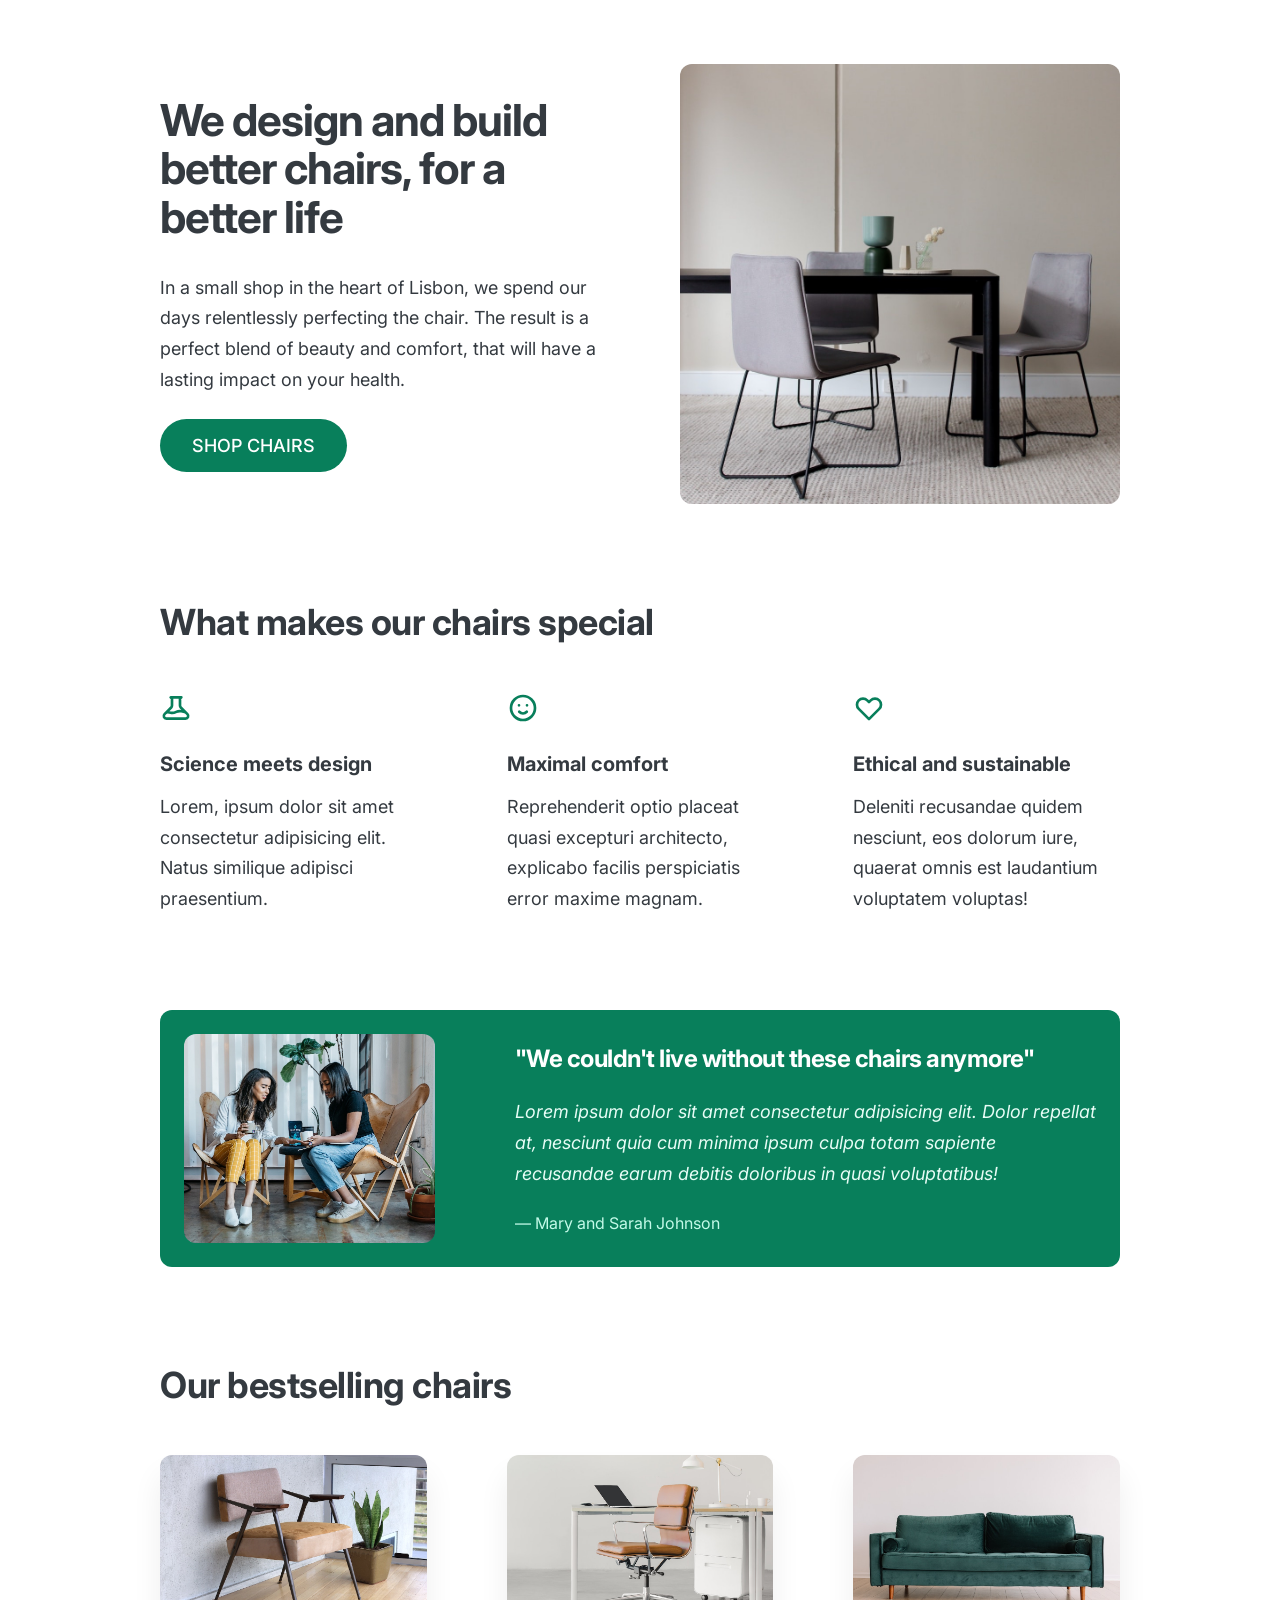
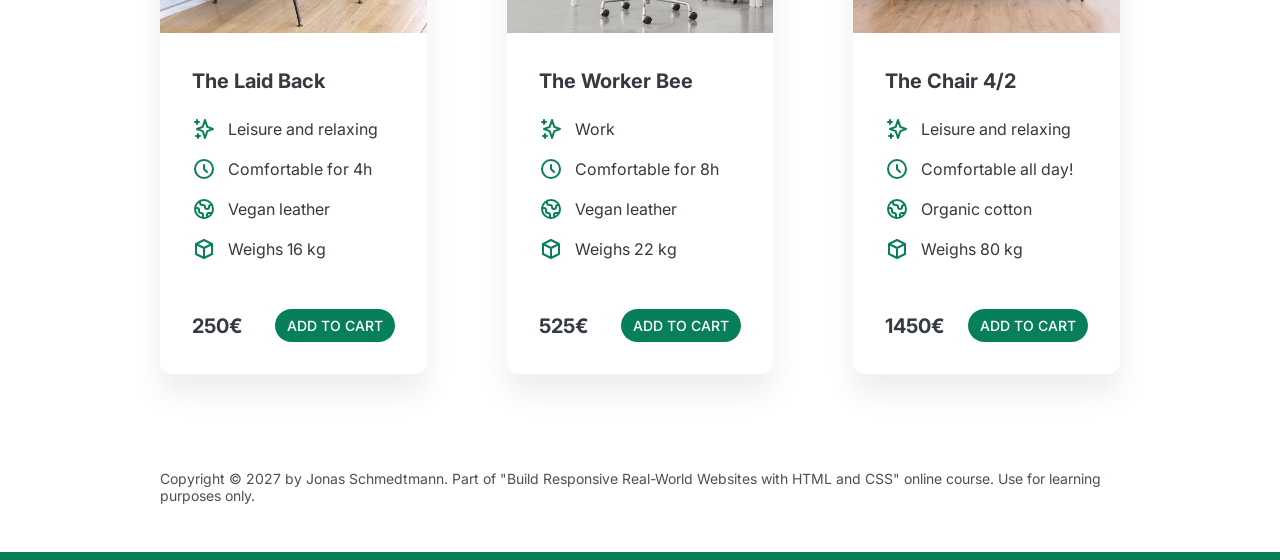
<file: 05-Design/index.html>
<!DOCTYPE html>
<html lang="en">
  <head>
    <meta charset="UTF-8" />
    <meta http-equiv="X-UA-Compatible" content="IE=edge" />
    <meta name="viewport" content="width=device-width, initial-scale=1.0" />

    <link rel="preconnect" href="https://fonts.googleapis.com" />
    <link rel="preconnect" href="https://fonts.gstatic.com" crossorigin />
    <link
      href="https://fonts.googleapis.com/css2?family=Inter:wght@400;500;700&display=swap"
      rel="stylesheet"
    />

    <link rel="stylesheet" href="style.css" />
    <title>Lisbon Chair Shop</title>
  </head>
  <body>
    <div class="container">
      <header>
        <div class="header-text-box">
          <h1>We design and build better chairs, for a better life</h1>
          <p class="header-text">
            In a small shop in the heart of Lisbon, we spend our days
            relentlessly perfecting the chair. The result is a perfect blend of
            beauty and comfort, that will have a lasting impact on your health.
          </p>
          <a class="btn btn--big" href="#">Shop chairs</a>
        </div>
        <img src="hero.jpg" alt="Photo" />
      </header>

      <section>
        <h2>What makes our chairs special</h2>
        <div class="grid-3-cols">
          <div>
            <svg
              xmlns="http://www.w3.org/2000/svg"
              class="features-icon"
              fill="none"
              viewBox="0 0 24 24"
              stroke="currentColor"
              stroke-width="2"
            >
              <path
                stroke-linecap="round"
                stroke-linejoin="round"
                d="M19.428 15.428a2 2 0 00-1.022-.547l-2.387-.477a6 6 0 00-3.86.517l-.318.158a6 6 0 01-3.86.517L6.05 15.21a2 2 0 00-1.806.547M8 4h8l-1 1v5.172a2 2 0 00.586 1.414l5 5c1.26 1.26.367 3.414-1.415 3.414H4.828c-1.782 0-2.674-2.154-1.414-3.414l5-5A2 2 0 009 10.172V5L8 4z"
              />
            </svg>
            <p class="features-title"><strong>Science meets design</strong></p>
            <p class="features-text">
              Lorem, ipsum dolor sit amet consectetur adipisicing elit. Natus
              similique adipisci praesentium.
            </p>
          </div>

          <div>
            <svg
              xmlns="http://www.w3.org/2000/svg"
              class="features-icon"
              fill="none"
              viewBox="0 0 24 24"
              stroke="currentColor"
              stroke-width="2"
            >
              <path
                stroke-linecap="round"
                stroke-linejoin="round"
                d="M14.828 14.828a4 4 0 01-5.656 0M9 10h.01M15 10h.01M21 12a9 9 0 11-18 0 9 9 0 0118 0z"
              />
            </svg>
            <p class="features-title">
              <strong>Maximal comfort</strong>
            </p>
            <p class="features-text">
              Reprehenderit optio placeat quasi excepturi architecto, explicabo
              facilis perspiciatis error maxime magnam.
            </p>
          </div>

          <div>
            <svg
              xmlns="http://www.w3.org/2000/svg"
              class="features-icon"
              fill="none"
              viewBox="0 0 24 24"
              stroke="currentColor"
              stroke-width="2"
            >
              <path
                stroke-linecap="round"
                stroke-linejoin="round"
                d="M4.318 6.318a4.5 4.5 0 000 6.364L12 20.364l7.682-7.682a4.5 4.5 0 00-6.364-6.364L12 7.636l-1.318-1.318a4.5 4.5 0 00-6.364 0z"
              />
            </svg>
            <p class="features-title">
              <strong>Ethical and sustainable</strong>
            </p>
            <p class="features-text">
              Deleniti recusandae quidem nesciunt, eos dolorum iure, quaerat
              omnis est laudantium voluptatem voluptas!
            </p>
          </div>
        </div>
      </section>

      <section class="testimonial-section">
        <div class="grid-3-cols">
          <img src="customers.jpg" alt="People sitting on chairs" />
          <div class="testimonial-box">
            <h2>"We couldn't live without these chairs anymore"</h2>
            <blockquote class="testimonial-text">
              Lorem ipsum dolor sit amet consectetur adipisicing elit. Dolor
              repellat at, nesciunt quia cum minima ipsum culpa totam sapiente
              recusandae earum debitis doloribus in quasi voluptatibus!
            </blockquote>
            <p class="testimonial-author">&mdash; Mary and Sarah Johnson</p>
          </div>
        </div>
      </section>

      <section>
        <h2>Our bestselling chairs</h2>
        <div class="grid-3-cols">
          <figure class="chair">
            <img src="chair-1.jpg" alt="Chair" />
            <div class="chair-box">
              <h3>The Laid Back</h3>
              <ul class="chair-details">
                <li>
                  <svg
                    xmlns="http://www.w3.org/2000/svg"
                    class="chair-icon"
                    fill="none"
                    viewBox="0 0 24 24"
                    stroke="currentColor"
                    stroke-width="2"
                  >
                    <path
                      stroke-linecap="round"
                      stroke-linejoin="round"
                      d="M5 3v4M3 5h4M6 17v4m-2-2h4m5-16l2.286 6.857L21 12l-5.714 2.143L13 21l-2.286-6.857L5 12l5.714-2.143L13 3z"
                    />
                  </svg>
                  <!-- Span is a generic INLINE text element, it doesn't have any meaning. It's like a div element, but inline -->
                  <span>Leisure and relaxing</span>
                </li>
                <li>
                  <svg
                    xmlns="http://www.w3.org/2000/svg"
                    class="chair-icon"
                    fill="none"
                    viewBox="0 0 24 24"
                    stroke="currentColor"
                    stroke-width="2"
                  >
                    <path
                      stroke-linecap="round"
                      stroke-linejoin="round"
                      d="M12 8v4l3 3m6-3a9 9 0 11-18 0 9 9 0 0118 0z"
                    />
                  </svg>
                  <span>Comfortable for 4h</span>
                </li>
                <li>
                  <svg
                    xmlns="http://www.w3.org/2000/svg"
                    class="chair-icon"
                    fill="none"
                    viewBox="0 0 24 24"
                    stroke="currentColor"
                    stroke-width="2"
                  >
                    <path
                      stroke-linecap="round"
                      stroke-linejoin="round"
                      d="M3.055 11H5a2 2 0 012 2v1a2 2 0 002 2 2 2 0 012 2v2.945M8 3.935V5.5A2.5 2.5 0 0010.5 8h.5a2 2 0 012 2 2 2 0 104 0 2 2 0 012-2h1.064M15 20.488V18a2 2 0 012-2h3.064M21 12a9 9 0 11-18 0 9 9 0 0118 0z"
                    />
                  </svg>
                  <span>Vegan leather</span>
                </li>
                <li>
                  <svg
                    xmlns="http://www.w3.org/2000/svg"
                    class="chair-icon"
                    fill="none"
                    viewBox="0 0 24 24"
                    stroke="currentColor"
                    stroke-width="2"
                  >
                    <path
                      stroke-linecap="round"
                      stroke-linejoin="round"
                      d="M20 7l-8-4-8 4m16 0l-8 4m8-4v10l-8 4m0-10L4 7m8 4v10M4 7v10l8 4"
                    />
                  </svg>
                  <span>Weighs 16 kg</span>
                </li>
              </ul>
              <div class="chair-price">
                <strong>250€</strong>
                <a href="#" class="btn btn--small">Add to cart</a>
              </div>
            </div>
          </figure>

          <figure class="chair">
            <img src="chair-2.jpg" alt="Chair" />
            <div class="chair-box">
              <h3>The Worker Bee</h3>
              <ul class="chair-details">
                <li>
                  <svg
                    xmlns="http://www.w3.org/2000/svg"
                    class="chair-icon"
                    fill="none"
                    viewBox="0 0 24 24"
                    stroke="currentColor"
                    stroke-width="2"
                  >
                    <path
                      stroke-linecap="round"
                      stroke-linejoin="round"
                      d="M5 3v4M3 5h4M6 17v4m-2-2h4m5-16l2.286 6.857L21 12l-5.714 2.143L13 21l-2.286-6.857L5 12l5.714-2.143L13 3z"
                    />
                  </svg>
                  <span>Work</span>
                </li>
                <li>
                  <svg
                    xmlns="http://www.w3.org/2000/svg"
                    class="chair-icon"
                    fill="none"
                    viewBox="0 0 24 24"
                    stroke="currentColor"
                    stroke-width="2"
                  >
                    <path
                      stroke-linecap="round"
                      stroke-linejoin="round"
                      d="M12 8v4l3 3m6-3a9 9 0 11-18 0 9 9 0 0118 0z"
                    />
                  </svg>
                  <span>Comfortable for 8h</span>
                </li>
                <li>
                  <svg
                    xmlns="http://www.w3.org/2000/svg"
                    class="chair-icon"
                    fill="none"
                    viewBox="0 0 24 24"
                    stroke="currentColor"
                    stroke-width="2"
                  >
                    <path
                      stroke-linecap="round"
                      stroke-linejoin="round"
                      d="M3.055 11H5a2 2 0 012 2v1a2 2 0 002 2 2 2 0 012 2v2.945M8 3.935V5.5A2.5 2.5 0 0010.5 8h.5a2 2 0 012 2 2 2 0 104 0 2 2 0 012-2h1.064M15 20.488V18a2 2 0 012-2h3.064M21 12a9 9 0 11-18 0 9 9 0 0118 0z"
                    />
                  </svg>
                  <span>Vegan leather</span>
                </li>
                <li>
                  <svg
                    xmlns="http://www.w3.org/2000/svg"
                    class="chair-icon"
                    fill="none"
                    viewBox="0 0 24 24"
                    stroke="currentColor"
                    stroke-width="2"
                  >
                    <path
                      stroke-linecap="round"
                      stroke-linejoin="round"
                      d="M20 7l-8-4-8 4m16 0l-8 4m8-4v10l-8 4m0-10L4 7m8 4v10M4 7v10l8 4"
                    />
                  </svg>
                  <span>Weighs 22 kg</span>
                </li>
              </ul>
              <div class="chair-price">
                <strong>525€</strong>
                <a href="#" class="btn btn--small">Add to cart</a>
              </div>
            </div>
          </figure>

          <figure class="chair">
            <img src="chair-3.jpg" alt="Chair" />
            <div class="chair-box">
              <h3>The Chair 4/2</h3>
              <ul class="chair-details">
                <li>
                  <svg
                    xmlns="http://www.w3.org/2000/svg"
                    class="chair-icon"
                    fill="none"
                    viewBox="0 0 24 24"
                    stroke="currentColor"
                    stroke-width="2"
                  >
                    <path
                      stroke-linecap="round"
                      stroke-linejoin="round"
                      d="M5 3v4M3 5h4M6 17v4m-2-2h4m5-16l2.286 6.857L21 12l-5.714 2.143L13 21l-2.286-6.857L5 12l5.714-2.143L13 3z"
                    />
                  </svg>
                  <span>Leisure and relaxing</span>
                </li>
                <li>
                  <svg
                    xmlns="http://www.w3.org/2000/svg"
                    class="chair-icon"
                    fill="none"
                    viewBox="0 0 24 24"
                    stroke="currentColor"
                    stroke-width="2"
                  >
                    <path
                      stroke-linecap="round"
                      stroke-linejoin="round"
                      d="M12 8v4l3 3m6-3a9 9 0 11-18 0 9 9 0 0118 0z"
                    />
                  </svg>
                  <span>Comfortable all day!</span>
                </li>
                <li>
                  <svg
                    xmlns="http://www.w3.org/2000/svg"
                    class="chair-icon"
                    fill="none"
                    viewBox="0 0 24 24"
                    stroke="currentColor"
                    stroke-width="2"
                  >
                    <path
                      stroke-linecap="round"
                      stroke-linejoin="round"
                      d="M3.055 11H5a2 2 0 012 2v1a2 2 0 002 2 2 2 0 012 2v2.945M8 3.935V5.5A2.5 2.5 0 0010.5 8h.5a2 2 0 012 2 2 2 0 104 0 2 2 0 012-2h1.064M15 20.488V18a2 2 0 012-2h3.064M21 12a9 9 0 11-18 0 9 9 0 0118 0z"
                    />
                  </svg>
                  <span>Organic cotton</span>
                </li>
                <li>
                  <svg
                    xmlns="http://www.w3.org/2000/svg"
                    class="chair-icon"
                    fill="none"
                    viewBox="0 0 24 24"
                    stroke="currentColor"
                    stroke-width="2"
                  >
                    <path
                      stroke-linecap="round"
                      stroke-linejoin="round"
                      d="M20 7l-8-4-8 4m16 0l-8 4m8-4v10l-8 4m0-10L4 7m8 4v10M4 7v10l8 4"
                    />
                  </svg>
                  <span>Weighs 80 kg</span>
                </li>
              </ul>
              <div class="chair-price">
                <strong>1450€</strong>
                <a href="#" class="btn btn--small">Add to cart</a>
              </div>
            </div>
          </figure>
        </div>
      </section>

      <footer>
        Copyright &copy; 2027 by Jonas Schmedtmann. Part of "Build Responsive
        Real-World Websites with HTML and CSS" online course. Use for learning
        purposes only.
      </footer>
    </div>
  </body>
</html>
</file>
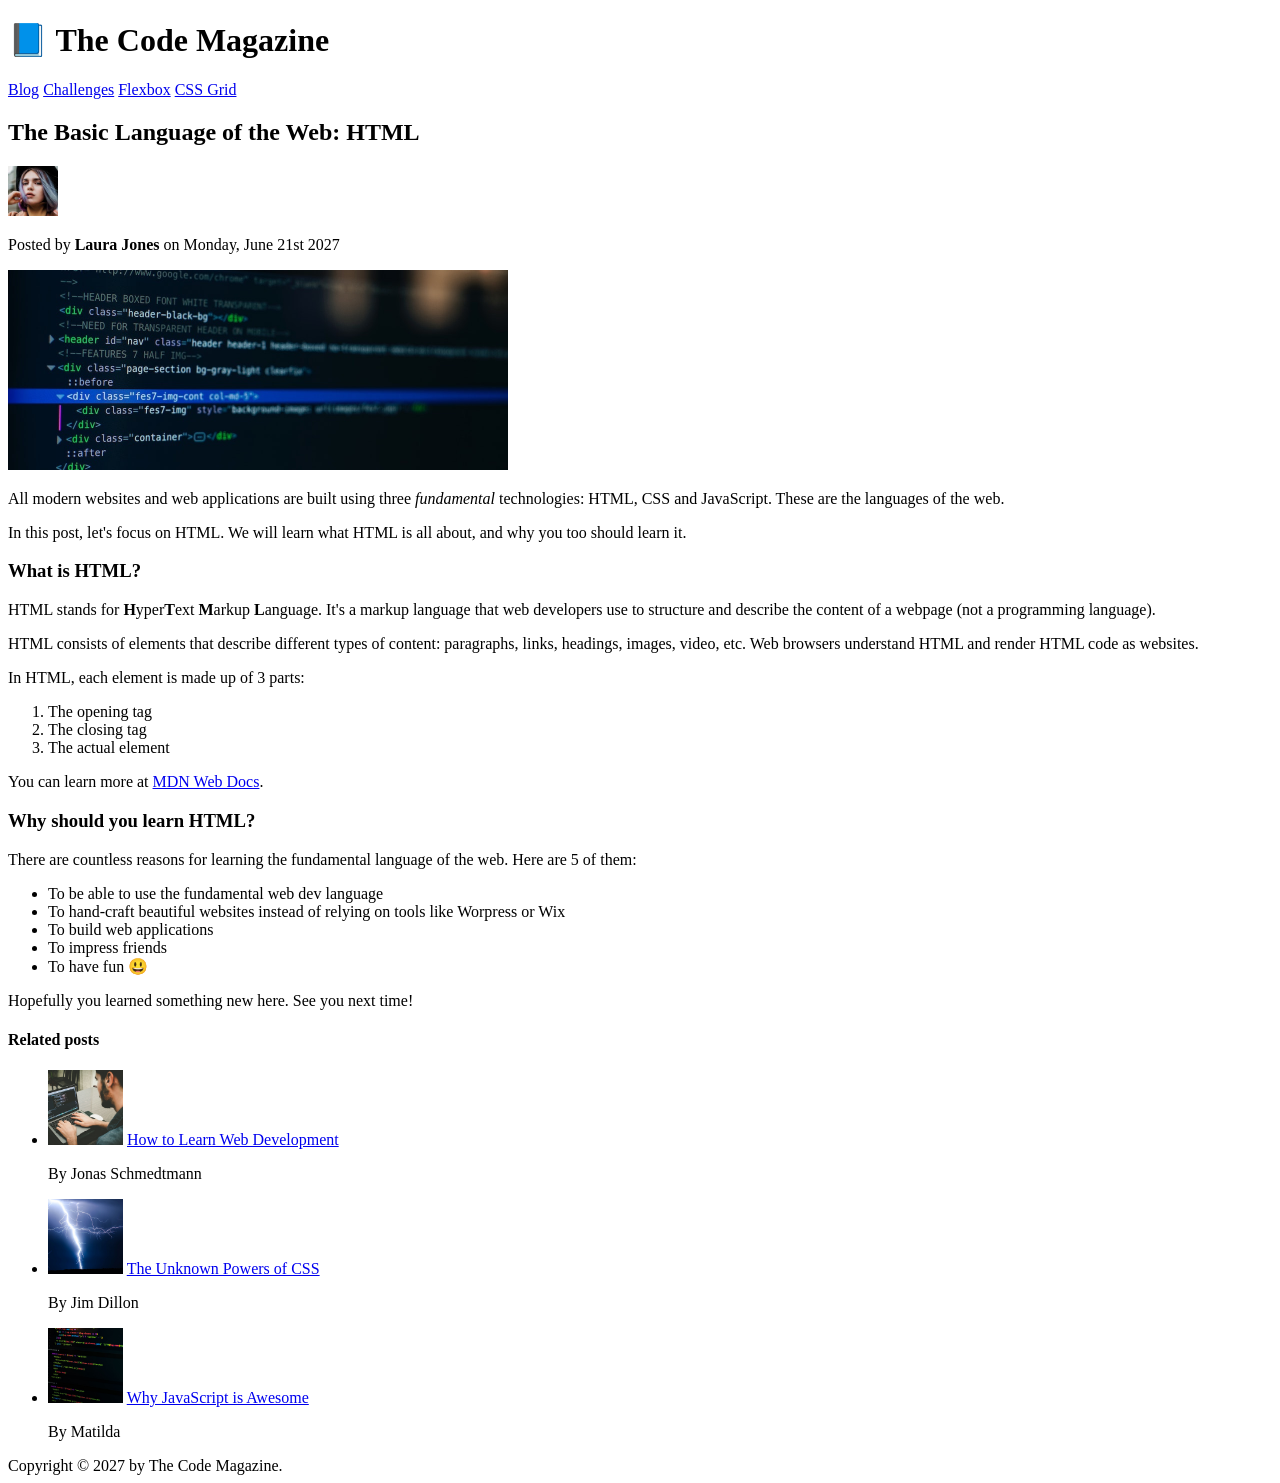
<file: final/02-HTML-Fundamentals/index.html>
<!DOCTYPE html>
<html lang="en">
  <head>
    <meta charset="UTF-8" />
    <title>The Basic Language of the Web: HTML</title>
  </head>

  <body>
    <!--
    <h1>The Basic Language of the Web: HTML</h1>
    <h2>The Basic Language of the Web: HTML</h2>
    <h3>The Basic Language of the Web: HTML</h3>
    <h4>The Basic Language of the Web: HTML</h4>
    <h5>The Basic Language of the Web: HTML</h5>
    <h6>The Basic Language of the Web: HTML</h6>
    -->

    <header>
      <h1>📘 The Code Magazine</h1>

      <nav>
        <a href="blog.html">Blog</a>
        <a href="#">Challenges</a>
        <a href="#">Flexbox</a>
        <a href="#">CSS Grid</a>
      </nav>
    </header>

    <article>
      <header>
        <h2>The Basic Language of the Web: HTML</h2>

        <img
          src="img/laura-jones.jpg"
          alt="Headshot of Laura Jones"
          height="50"
          width="50"
        />

        <p>Posted by <strong>Laura Jones</strong> on Monday, June 21st 2027</p>

        <img
          src="img/post-img.jpg"
          alt="HTML code on a screen"
          width="500"
          height="200"
        />
      </header>

      <p>
        All modern websites and web applications are built using three
        <em>fundamental</em>
        technologies: HTML, CSS and JavaScript. These are the languages of the
        web.
      </p>

      <p>
        In this post, let's focus on HTML. We will learn what HTML is all about,
        and why you too should learn it.
      </p>

      <h3>What is HTML?</h3>
      <p>
        HTML stands for <strong>H</strong>yper<strong>T</strong>ext
        <strong>M</strong>arkup <strong>L</strong>anguage. It's a markup
        language that web developers use to structure and describe the content
        of a webpage (not a programming language).
      </p>
      <p>
        HTML consists of elements that describe different types of content:
        paragraphs, links, headings, images, video, etc. Web browsers understand
        HTML and render HTML code as websites.
      </p>
      <p>In HTML, each element is made up of 3 parts:</p>

      <ol>
        <li>The opening tag</li>
        <li>The closing tag</li>
        <li>The actual element</li>
      </ol>

      <p>
        You can learn more at
        <a
          href="https://developer.mozilla.org/en-US/docs/Web/HTML"
          target="_blank"
          >MDN Web Docs</a
        >.
      </p>

      <h3>Why should you learn HTML?</h3>

      <p>
        There are countless reasons for learning the fundamental language of the
        web. Here are 5 of them:
      </p>

      <ul>
        <li>To be able to use the fundamental web dev language</li>
        <li>
          To hand-craft beautiful websites instead of relying on tools like
          Worpress or Wix
        </li>
        <li>To build web applications</li>
        <li>To impress friends</li>
        <li>To have fun 😃</li>
      </ul>

      <p>Hopefully you learned something new here. See you next time!</p>
    </article>

    <aside>
      <h4>Related posts</h4>

      <ul>
        <li>
          <img
            src="img/related-1.jpg"
            alt="Person programming"
            width="75"
            width="75"
          />
          <a href="#">How to Learn Web Development</a>
          <p>By Jonas Schmedtmann</p>
        </li>
        <li>
          <img src="img/related-2.jpg" alt="Lightning" width="75" heigth="75" />
          <a href="#">The Unknown Powers of CSS</a>
          <p>By Jim Dillon</p>
        </li>
        <li>
          <img
            src="img/related-3.jpg"
            alt="JavaScript code on a screen"
            width="75"
            height="75"
          />
          <a href="#">Why JavaScript is Awesome</a>
          <p>By Matilda</p>
        </li>
      </ul>
    </aside>

    <footer>Copyright &copy; 2027 by The Code Magazine.</footer>
  </body>
</html>
</file>
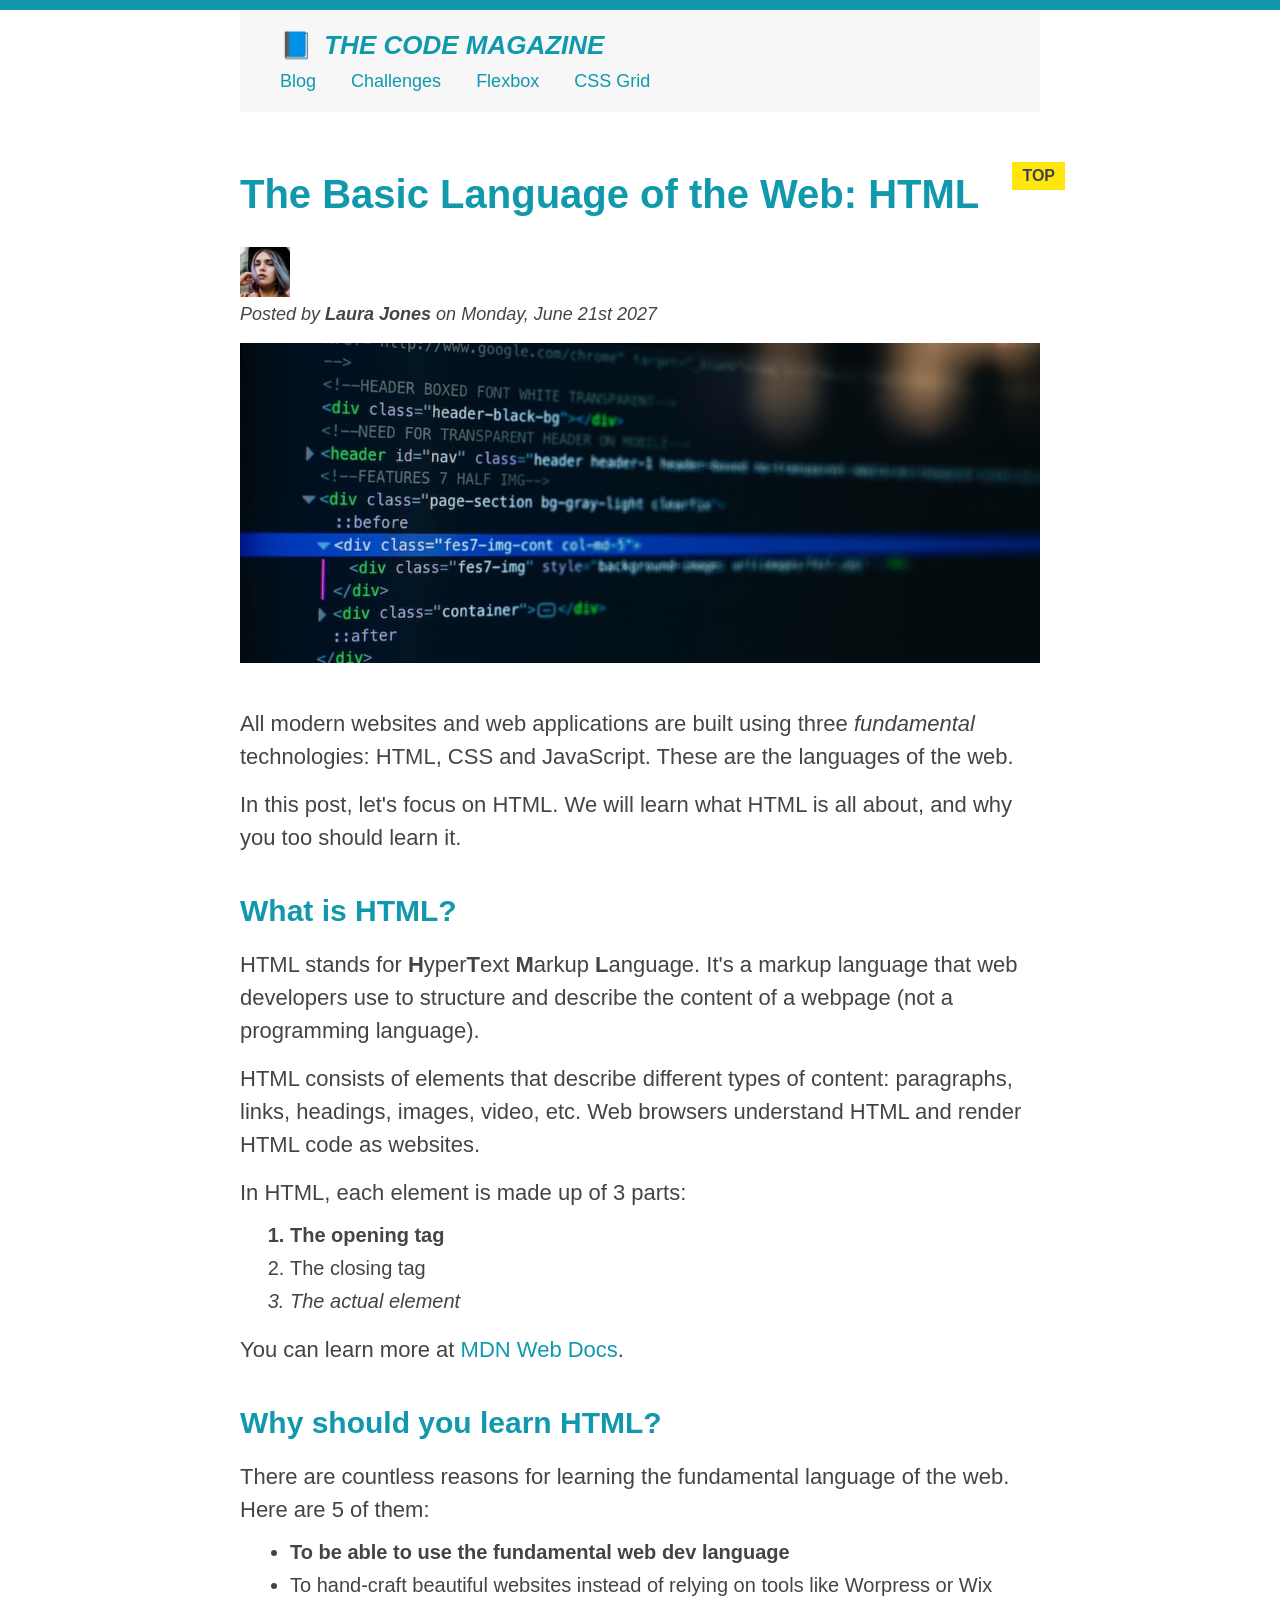
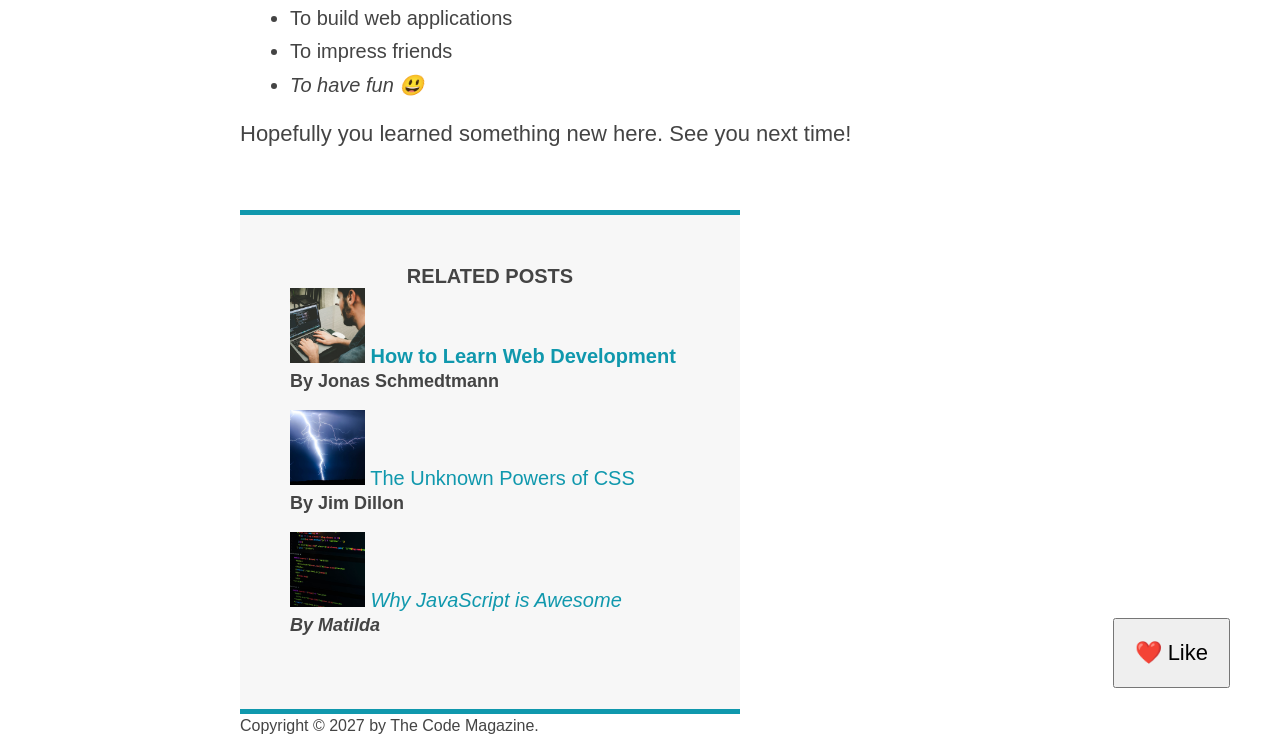
<file: final/03-CSS-Fundamentals/index.html>
<!DOCTYPE html>
<html lang="en">
  <head>
    <meta charset="UTF-8" />
    <link href="style.css" rel="stylesheet" />

    <title>The Basic Language of the Web: HTML</title>
  </head>

  <body>
    <!--
    <h1>The Basic Language of the Web: HTML</h1>
    <h2>The Basic Language of the Web: HTML</h2>
    <h3>The Basic Language of the Web: HTML</h3>
    <h4>The Basic Language of the Web: HTML</h4>
    <h5>The Basic Language of the Web: HTML</h5>
    <h6>The Basic Language of the Web: HTML</h6>
    -->

    <div class="container">
      <header class="main-header">
        <h1>📘 The Code Magazine</h1>

        <nav>
          <!-- <strong>This is the navigation</strong> -->
          <a href="blog.html">Blog</a>
          <a href="#">Challenges</a>
          <a href="#">Flexbox</a>
          <a href="#">CSS Grid</a>
        </nav>
      </header>

      <article>
        <header class="post-header">
          <h2>The Basic Language of the Web: HTML</h2>

          <img
            src="img/laura-jones.jpg"
            alt="Headshot of Laura Jones"
            height="50"
            width="50"
          />

          <p id="author">
            Posted by <strong>Laura Jones</strong> on Monday, June 21st 2027
          </p>

          <img
            src="img/post-img.jpg"
            alt="HTML code on a screen"
            width="500"
            height="200"
            class="post-img"
          />
          <button>❤️ Like</button>
        </header>

        <p>
          All modern websites and web applications are built using three
          <em>fundamental</em>
          technologies: HTML, CSS and JavaScript. These are the languages of the
          web.
        </p>

        <p>
          In this post, let's focus on HTML. We will learn what HTML is all
          about, and why you too should learn it.
        </p>

        <h3>What is HTML?</h3>
        <p>
          HTML stands for <strong>H</strong>yper<strong>T</strong>ext
          <strong>M</strong>arkup <strong>L</strong>anguage. It's a markup
          language that web developers use to structure and describe the content
          of a webpage (not a programming language).
        </p>
        <p>
          HTML consists of elements that describe different types of content:
          paragraphs, links, headings, images, video, etc. Web browsers
          understand HTML and render HTML code as websites.
        </p>
        <p>In HTML, each element is made up of 3 parts:</p>

        <ol>
          <li class="first-li">The opening tag</li>
          <li>The closing tag</li>
          <li>The actual element</li>
        </ol>

        <p>
          You can learn more at
          <a
            href="https://developer.mozilla.org/en-US/docs/Web/HTML"
            target="_blank"
            >MDN Web Docs</a
          >.
        </p>

        <h3>Why should you learn HTML?</h3>

        <p>
          There are countless reasons for learning the fundamental language of
          the web. Here are 5 of them:
        </p>

        <ul>
          <li class="first-li">
            To be able to use the fundamental web dev language
          </li>
          <li>
            To hand-craft beautiful websites instead of relying on tools like
            Worpress or Wix
          </li>
          <li>To build web applications</li>
          <li>To impress friends</li>
          <li>To have fun 😃</li>
        </ul>

        <p>Hopefully you learned something new here. See you next time!</p>
      </article>

      <aside>
        <h4>Related posts</h4>

        <ul class="related">
          <li>
            <img
              src="img/related-1.jpg"
              alt="Person programming"
              width="75"
              height="75"
            />
            <a href="#">How to Learn Web Development</a>
            <p class="related-author">By Jonas Schmedtmann</p>
          </li>
          <li>
            <img
              src="img/related-2.jpg"
              alt="Lightning"
              width="75"
              height="75"
            />
            <a href="#">The Unknown Powers of CSS</a>
            <p class="related-author">By Jim Dillon</p>
          </li>
          <li>
            <img
              src="img/related-3.jpg"
              alt="JavaScript code on a screen"
              width="75"
              height="75"
            />
            <a href="#">Why JavaScript is Awesome</a>
            <p class="related-author">By Matilda</p>
          </li>
        </ul>
      </aside>

      <footer>
        <p id="copyright" class="copyright text">
          Copyright &copy; 2027 by The Code Magazine.
        </p>
      </footer>
    </div>
  </body>
</html>
</file>
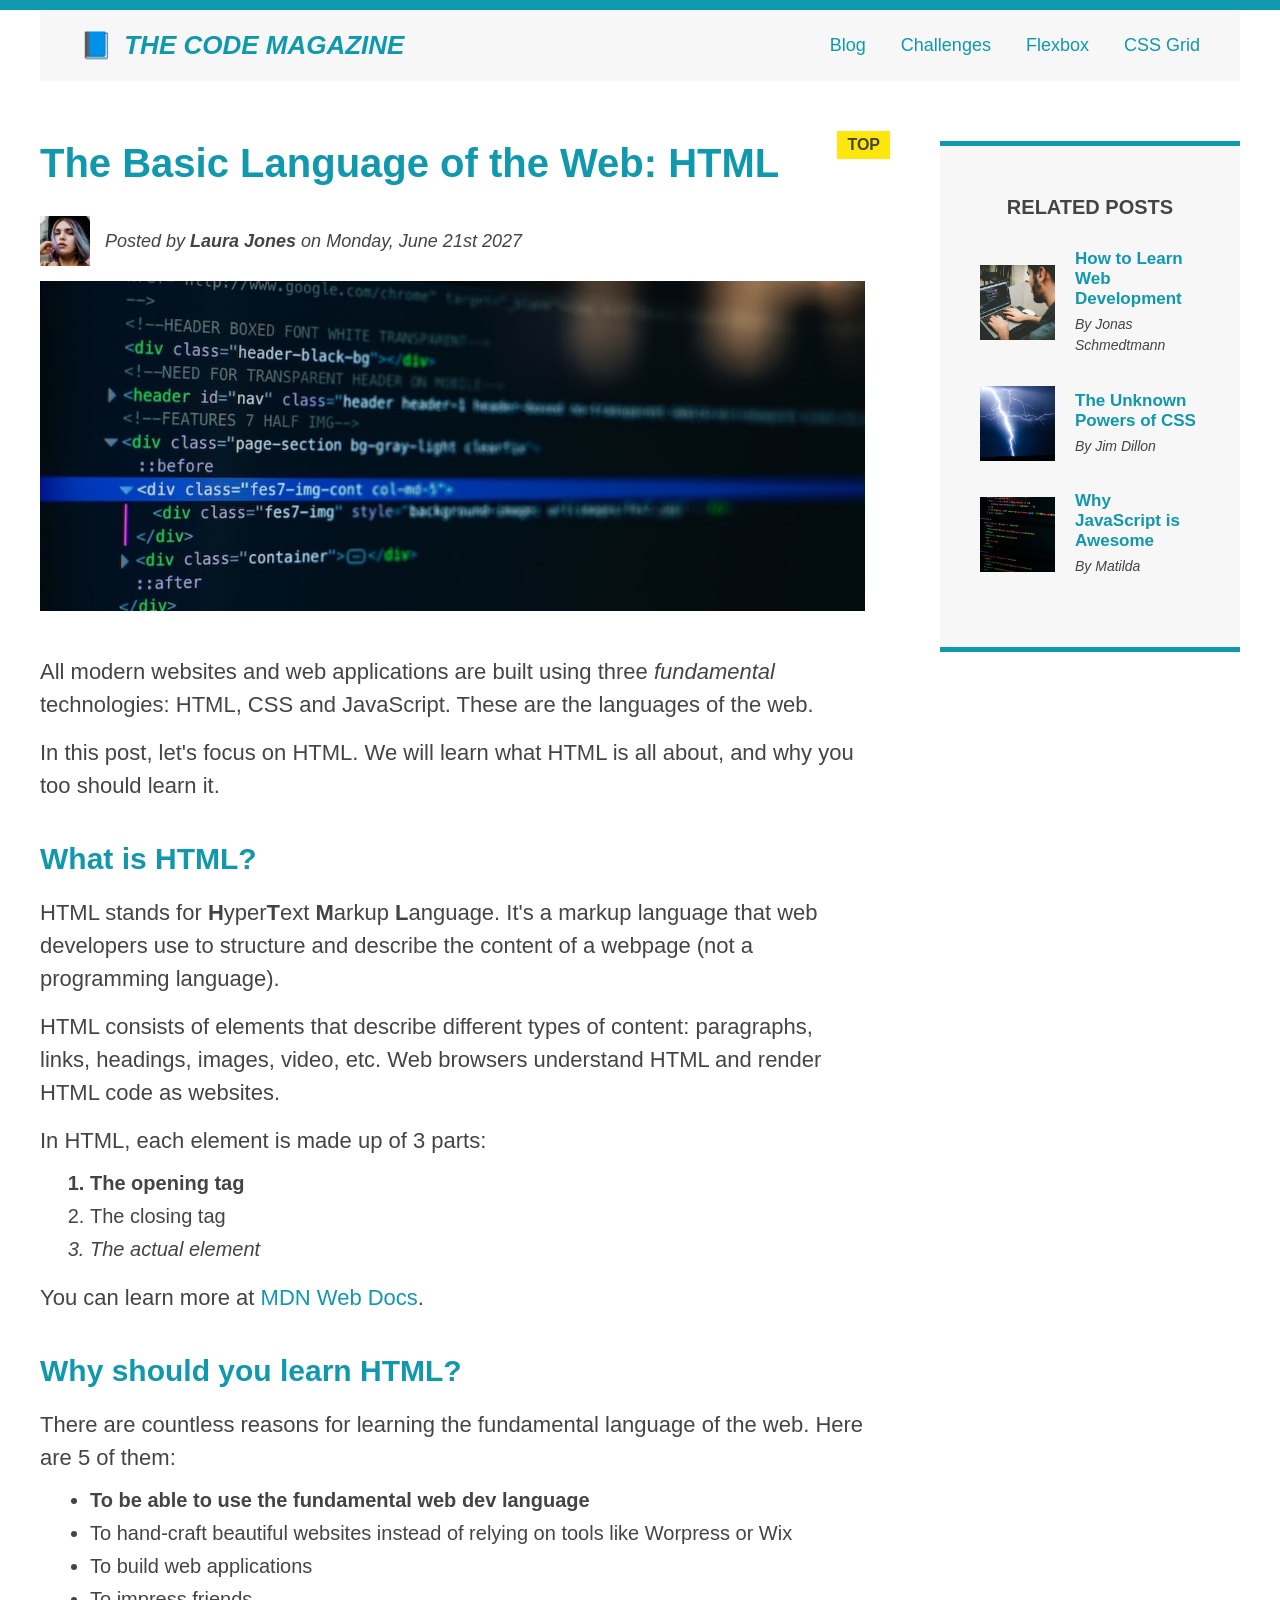
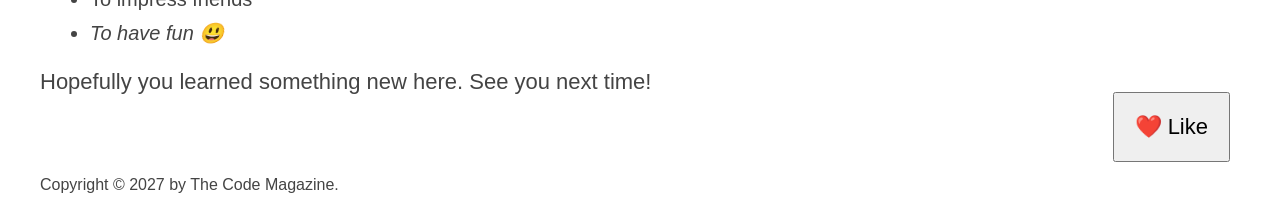
<file: final/04-CSS-Layouts/index.html>
<!DOCTYPE html>
<html lang="en">
  <head>
    <meta charset="UTF-8" />
    <link href="style.css" rel="stylesheet" />

    <title>The Basic Language of the Web: HTML</title>
  </head>

  <body>
    <!--
    <h1>The Basic Language of the Web: HTML</h1>
    <h2>The Basic Language of the Web: HTML</h2>
    <h3>The Basic Language of the Web: HTML</h3>
    <h4>The Basic Language of the Web: HTML</h4>
    <h5>The Basic Language of the Web: HTML</h5>
    <h6>The Basic Language of the Web: HTML</h6>
    -->

    <div class="container">
      <header class="main-header clearfix">
        <h1>📘 The Code Magazine</h1>

        <nav>
          <!-- <strong>This is the navigation</strong> -->
          <a href="blog.html">Blog</a>
          <a href="#">Challenges</a>
          <a href="flexbox.html">Flexbox</a>
          <a href="css-grid.html">CSS Grid</a>
        </nav>

        <!-- <div class="clear"></div> -->
      </header>

      <!-- ONLY NECESSARY FOR FLEXBOX -->
      <!-- <div class="row"> -->
      <article>
        <header class="post-header">
          <h2>The Basic Language of the Web: HTML</h2>

          <div class="author-box">
            <img
              src="img/laura-jones.jpg"
              alt="Headshot of Laura Jones"
              height="50"
              width="50"
              class="author-img"
            />

            <p id="author" class="author">
              Posted by <strong>Laura Jones</strong> on Monday, June 21st 2027
            </p>
          </div>

          <img
            src="img/post-img.jpg"
            alt="HTML code on a screen"
            width="500"
            height="200"
            class="post-img"
          />
          <button>❤️ Like</button>
        </header>

        <p>
          All modern websites and web applications are built using three
          <em>fundamental</em>
          technologies: HTML, CSS and JavaScript. These are the languages of the
          web.
        </p>

        <p>
          In this post, let's focus on HTML. We will learn what HTML is all
          about, and why you too should learn it.
        </p>

        <h3>What is HTML?</h3>
        <p>
          HTML stands for <strong>H</strong>yper<strong>T</strong>ext
          <strong>M</strong>arkup <strong>L</strong>anguage. It's a markup
          language that web developers use to structure and describe the content
          of a webpage (not a programming language).
        </p>
        <p>
          HTML consists of elements that describe different types of content:
          paragraphs, links, headings, images, video, etc. Web browsers
          understand HTML and render HTML code as websites.
        </p>
        <p>In HTML, each element is made up of 3 parts:</p>

        <ol>
          <li class="first-li">The opening tag</li>
          <li>The closing tag</li>
          <li>The actual element</li>
        </ol>

        <p>
          You can learn more at
          <a
            href="https://developer.mozilla.org/en-US/docs/Web/HTML"
            target="_blank"
            >MDN Web Docs</a
          >.
        </p>

        <h3>Why should you learn HTML?</h3>

        <p>
          There are countless reasons for learning the fundamental language of
          the web. Here are 5 of them:
        </p>

        <ul>
          <li class="first-li">
            To be able to use the fundamental web dev language
          </li>
          <li>
            To hand-craft beautiful websites instead of relying on tools like
            Worpress or Wix
          </li>
          <li>To build web applications</li>
          <li>To impress friends</li>
          <li>To have fun 😃</li>
        </ul>

        <p>Hopefully you learned something new here. See you next time!</p>
      </article>

      <aside>
        <h4>Related posts</h4>

        <ul class="related">
          <li class="related-post">
            <img
              src="img/related-1.jpg"
              alt="Person programming"
              width="75"
              height="75"
            />
            <div>
              <a href="#" class="related-link">How to Learn Web Development</a>
              <p class="related-author">By Jonas Schmedtmann</p>
            </div>
          </li>
          <li class="related-post">
            <img
              src="img/related-2.jpg"
              alt="Lightning"
              width="75"
              height="75"
            />
            <div>
              <a href="#" class="related-link">The Unknown Powers of CSS</a>
              <p class="related-author">By Jim Dillon</p>
            </div>
          </li>
          <li class="related-post">
            <img
              src="img/related-3.jpg"
              alt="JavaScript code on a screen"
              width="75"
              height="75"
            />
            <div>
              <a href="#" class="related-link">Why JavaScript is Awesome</a>
              <p class="related-author">By Matilda</p>
            </div>
          </li>
        </ul>
      </aside>
      <!-- </div> -->

      <footer>
        <p id="copyright" class="copyright text">
          Copyright &copy; 2027 by The Code Magazine.
        </p>
      </footer>
    </div>
  </body>
</html>
</file>
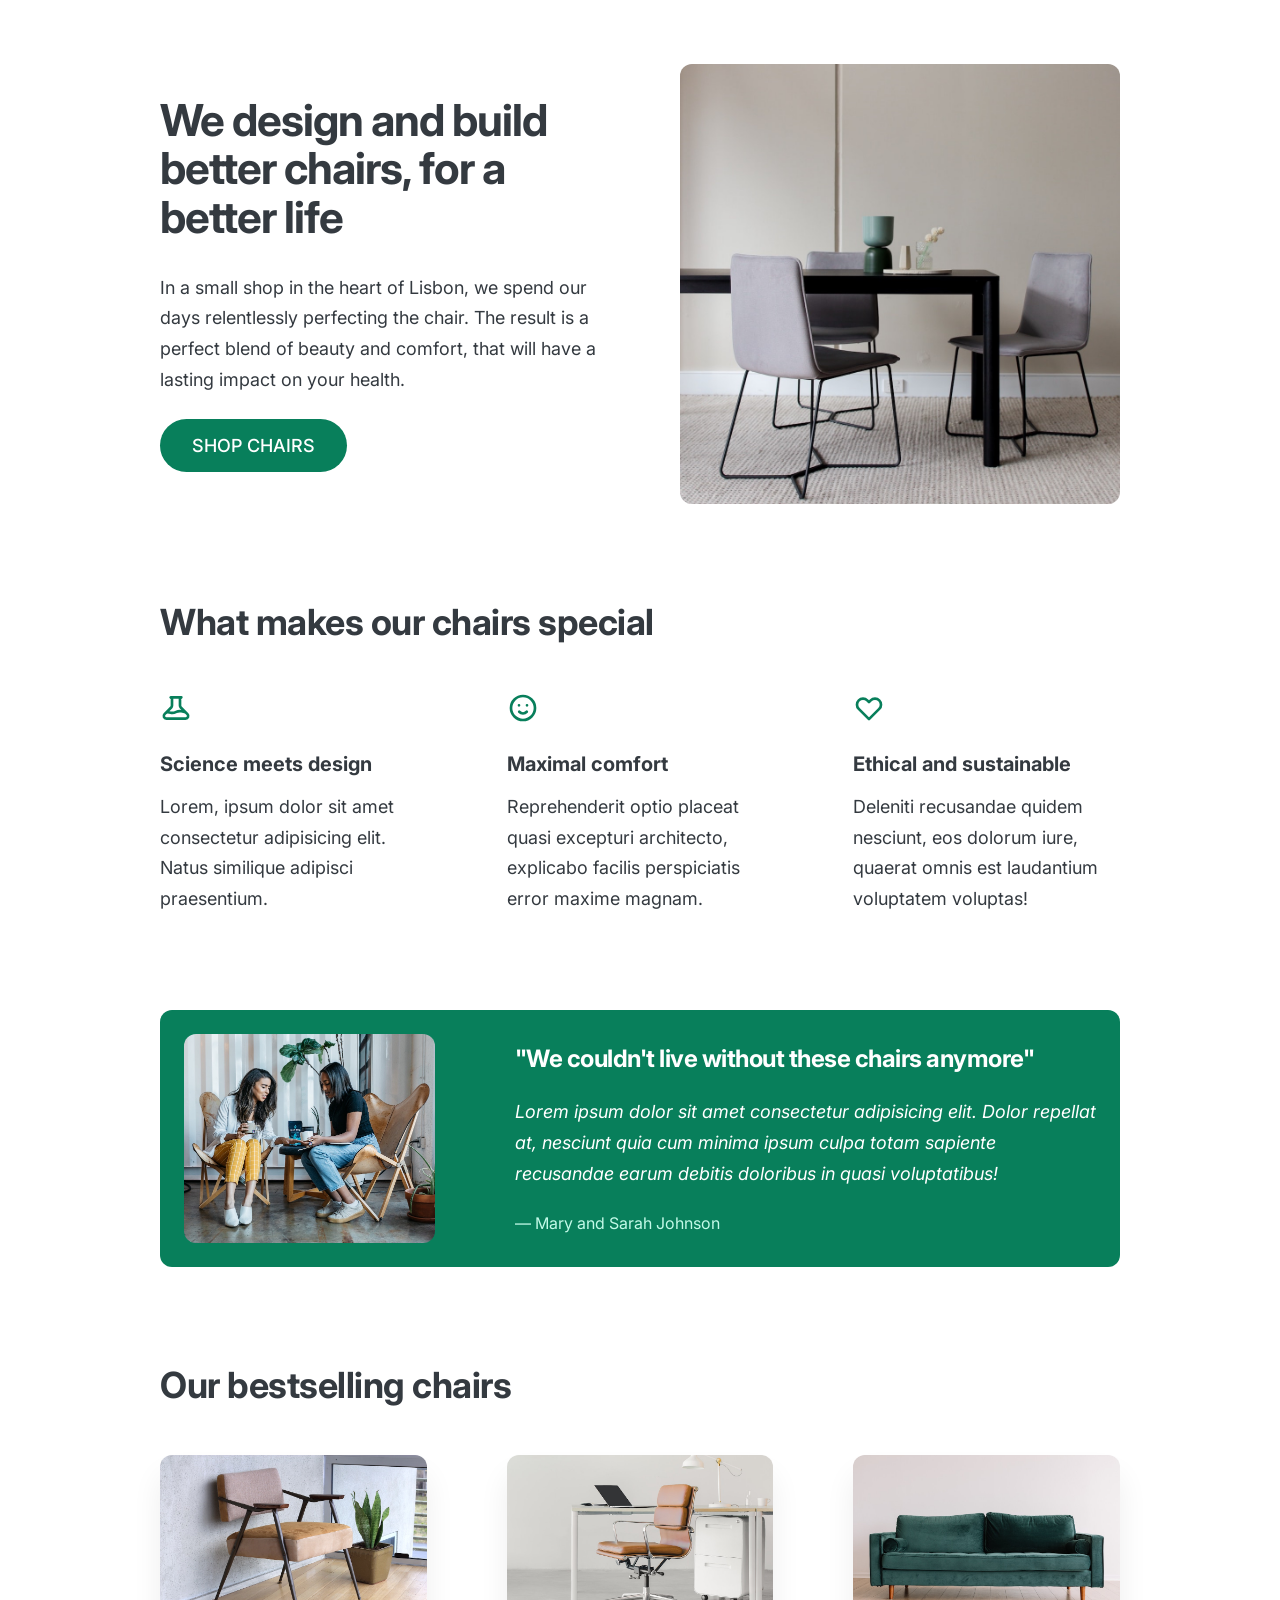
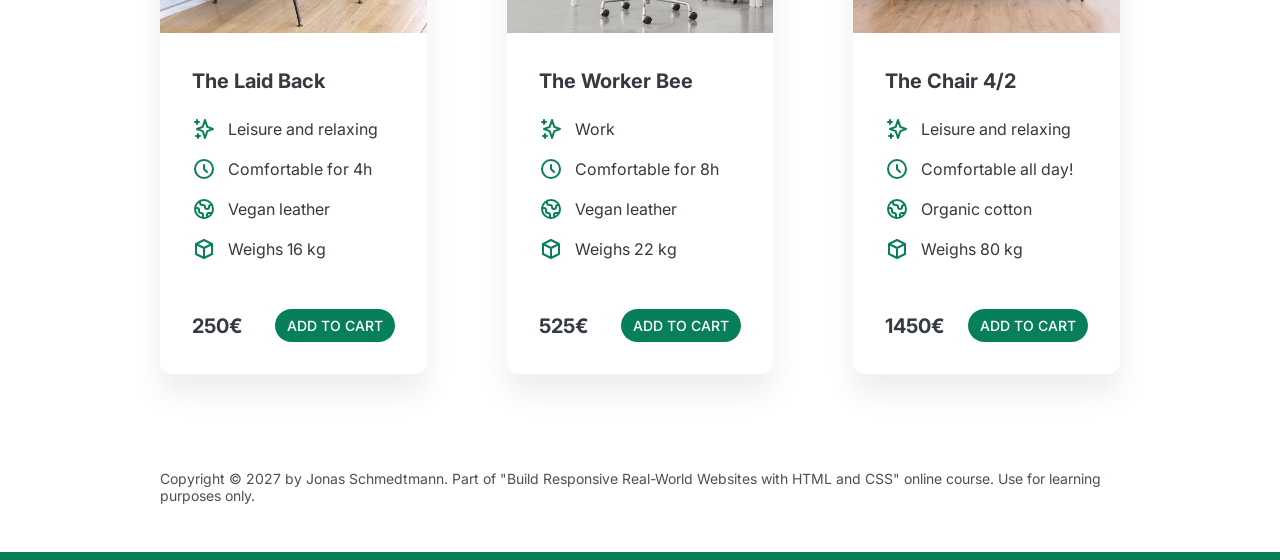
<file: final/05-Design/index.html>
<!DOCTYPE html>
<html lang="en">
  <head>
    <meta charset="UTF-8" />
    <meta http-equiv="X-UA-Compatible" content="IE=edge" />
    <meta name="viewport" content="width=device-width, initial-scale=1.0" />

    <link rel="preconnect" href="https://fonts.gstatic.com" />
    <link
      href="https://fonts.googleapis.com/css2?family=Inter:wght@400;500;700&display=swap"
      rel="stylesheet"
    />

    <link rel="stylesheet" href="style.css" />
    <title>Lisbon Chair Shop</title>
  </head>
  <body>
    <div class="container">
      <header>
        <div class="header-text-box">
          <h1>We design and build better chairs, for a better life</h1>
          <p class="header-text">
            In a small shop in the heart of Lisbon, we spend our days
            relentlessly perfecting the chair. The result is a perfect blend of
            beauty and comfort, that will have a lasting impact on your health.
          </p>
          <a class="btn btn--big" href="#">Shop chairs</a>
        </div>
        <img src="hero.jpg" alt="Photo" />
      </header>

      <section>
        <h2>What makes our chairs special</h2>
        <div class="grid-3-cols">
          <div>
            <svg
              xmlns="http://www.w3.org/2000/svg"
              class="features-icon"
              fill="none"
              viewBox="0 0 24 24"
              stroke="currentColor"
            >
              <path
                stroke-linecap="round"
                stroke-linejoin="round"
                stroke-width="2"
                d="M19.428 15.428a2 2 0 00-1.022-.547l-2.387-.477a6 6 0 00-3.86.517l-.318.158a6 6 0 01-3.86.517L6.05 15.21a2 2 0 00-1.806.547M8 4h8l-1 1v5.172a2 2 0 00.586 1.414l5 5c1.26 1.26.367 3.414-1.415 3.414H4.828c-1.782 0-2.674-2.154-1.414-3.414l5-5A2 2 0 009 10.172V5L8 4z"
              />
            </svg>
            <p class="features-title"><strong>Science meets design</strong></p>
            <p class="features-text">
              Lorem, ipsum dolor sit amet consectetur adipisicing elit. Natus
              similique adipisci praesentium.
            </p>
          </div>

          <div>
            <svg
              xmlns="http://www.w3.org/2000/svg"
              class="features-icon"
              fill="none"
              viewBox="0 0 24 24"
              stroke="currentColor"
            >
              <path
                stroke-linecap="round"
                stroke-linejoin="round"
                stroke-width="2"
                d="M14.828 14.828a4 4 0 01-5.656 0M9 10h.01M15 10h.01M21 12a9 9 0 11-18 0 9 9 0 0118 0z"
              />
            </svg>
            <p class="features-title">
              <strong>Maximal comfort</strong>
            </p>
            <p class="features-text">
              Reprehenderit optio placeat quasi excepturi architecto, explicabo
              facilis perspiciatis error maxime magnam.
            </p>
          </div>

          <div>
            <svg
              xmlns="http://www.w3.org/2000/svg"
              class="features-icon"
              fill="none"
              viewBox="0 0 24 24"
              stroke="currentColor"
            >
              <path
                stroke-linecap="round"
                stroke-linejoin="round"
                stroke-width="2"
                d="M4.318 6.318a4.5 4.5 0 000 6.364L12 20.364l7.682-7.682a4.5 4.5 0 00-6.364-6.364L12 7.636l-1.318-1.318a4.5 4.5 0 00-6.364 0z"
              />
            </svg>
            <p class="features-title">
              <strong>Ethical and sustainable</strong>
            </p>
            <p class="features-text">
              Deleniti recusandae quidem nesciunt, eos dolorum iure, quaerat
              omnis est laudantium voluptatem voluptas!
            </p>
          </div>
        </div>
      </section>

      <section class="testimonial-section">
        <div class="grid-3-cols">
          <img src="customers.jpg" alt="People sitting on chairs" />
          <div class="testimonial-box">
            <h2>"We couldn't live without these chairs anymore"</h2>
            <blockquote class="testimonial-text">
              Lorem ipsum dolor sit amet consectetur adipisicing elit. Dolor
              repellat at, nesciunt quia cum minima ipsum culpa totam sapiente
              recusandae earum debitis doloribus in quasi voluptatibus!
            </blockquote>
            <p class="testimonial-author">&mdash; Mary and Sarah Johnson</p>
          </div>
        </div>
      </section>

      <section>
        <h2>Our bestselling chairs</h2>
        <div class="grid-3-cols">
          <figure class="chair">
            <img src="chair-1.jpg" alt="Chair" />
            <div class="chair-box">
              <h3>The Laid Back</h3>
              <ul class="chair-details">
                <li>
                  <svg
                    xmlns="http://www.w3.org/2000/svg"
                    class="chair-icon"
                    fill="none"
                    viewBox="0 0 24 24"
                    stroke="currentColor"
                  >
                    <path
                      stroke-linecap="round"
                      stroke-linejoin="round"
                      stroke-width="2"
                      d="M5 3v4M3 5h4M6 17v4m-2-2h4m5-16l2.286 6.857L21 12l-5.714 2.143L13 21l-2.286-6.857L5 12l5.714-2.143L13 3z"
                    />
                  </svg>
                  <!-- Span is a generic INLINE text element, it doesn't have any meaning. It's like a div element, but inline -->
                  <span>Leisure and relaxing</span>
                </li>
                <li>
                  <svg
                    xmlns="http://www.w3.org/2000/svg"
                    class="chair-icon"
                    fill="none"
                    viewBox="0 0 24 24"
                    stroke="currentColor"
                  >
                    <path
                      stroke-linecap="round"
                      stroke-linejoin="round"
                      stroke-width="2"
                      d="M12 8v4l3 3m6-3a9 9 0 11-18 0 9 9 0 0118 0z"
                    />
                  </svg>
                  <span>Comfortable for 4h</span>
                </li>
                <li>
                  <svg
                    xmlns="http://www.w3.org/2000/svg"
                    class="chair-icon"
                    fill="none"
                    viewBox="0 0 24 24"
                    stroke="currentColor"
                  >
                    <path
                      stroke-linecap="round"
                      stroke-linejoin="round"
                      stroke-width="2"
                      d="M3.055 11H5a2 2 0 012 2v1a2 2 0 002 2 2 2 0 012 2v2.945M8 3.935V5.5A2.5 2.5 0 0010.5 8h.5a2 2 0 012 2 2 2 0 104 0 2 2 0 012-2h1.064M15 20.488V18a2 2 0 012-2h3.064M21 12a9 9 0 11-18 0 9 9 0 0118 0z"
                    />
                  </svg>
                  <span>Vegan leather</span>
                </li>
                <li>
                  <svg
                    xmlns="http://www.w3.org/2000/svg"
                    class="chair-icon"
                    fill="none"
                    viewBox="0 0 24 24"
                    stroke="currentColor"
                  >
                    <path
                      stroke-linecap="round"
                      stroke-linejoin="round"
                      stroke-width="2"
                      d="M20 7l-8-4-8 4m16 0l-8 4m8-4v10l-8 4m0-10L4 7m8 4v10M4 7v10l8 4"
                    />
                  </svg>
                  <span>Weighs 16 kg</span>
                </li>
              </ul>
              <div class="chair-price">
                <strong>250€</strong>
                <a href="#" class="btn btn--small">Add to cart</a>
              </div>
            </div>
          </figure>

          <figure class="chair">
            <img src="chair-2.jpg" alt="Chair" />
            <div class="chair-box">
              <h3>The Worker Bee</h3>
              <ul class="chair-details">
                <li>
                  <svg
                    xmlns="http://www.w3.org/2000/svg"
                    class="chair-icon"
                    fill="none"
                    viewBox="0 0 24 24"
                    stroke="currentColor"
                  >
                    <path
                      stroke-linecap="round"
                      stroke-linejoin="round"
                      stroke-width="2"
                      d="M5 3v4M3 5h4M6 17v4m-2-2h4m5-16l2.286 6.857L21 12l-5.714 2.143L13 21l-2.286-6.857L5 12l5.714-2.143L13 3z"
                    />
                  </svg>
                  <span>Work</span>
                </li>
                <li>
                  <svg
                    xmlns="http://www.w3.org/2000/svg"
                    class="chair-icon"
                    fill="none"
                    viewBox="0 0 24 24"
                    stroke="currentColor"
                  >
                    <path
                      stroke-linecap="round"
                      stroke-linejoin="round"
                      stroke-width="2"
                      d="M12 8v4l3 3m6-3a9 9 0 11-18 0 9 9 0 0118 0z"
                    />
                  </svg>
                  <span>Comfortable for 8h</span>
                </li>
                <li>
                  <svg
                    xmlns="http://www.w3.org/2000/svg"
                    class="chair-icon"
                    fill="none"
                    viewBox="0 0 24 24"
                    stroke="currentColor"
                  >
                    <path
                      stroke-linecap="round"
                      stroke-linejoin="round"
                      stroke-width="2"
                      d="M3.055 11H5a2 2 0 012 2v1a2 2 0 002 2 2 2 0 012 2v2.945M8 3.935V5.5A2.5 2.5 0 0010.5 8h.5a2 2 0 012 2 2 2 0 104 0 2 2 0 012-2h1.064M15 20.488V18a2 2 0 012-2h3.064M21 12a9 9 0 11-18 0 9 9 0 0118 0z"
                    />
                  </svg>
                  <span>Vegan leather</span>
                </li>
                <li>
                  <svg
                    xmlns="http://www.w3.org/2000/svg"
                    class="chair-icon"
                    fill="none"
                    viewBox="0 0 24 24"
                    stroke="currentColor"
                  >
                    <path
                      stroke-linecap="round"
                      stroke-linejoin="round"
                      stroke-width="2"
                      d="M20 7l-8-4-8 4m16 0l-8 4m8-4v10l-8 4m0-10L4 7m8 4v10M4 7v10l8 4"
                    />
                  </svg>
                  <span>Weighs 22 kg</span>
                </li>
              </ul>
              <div class="chair-price">
                <strong>525€</strong>
                <a href="#" class="btn btn--small">Add to cart</a>
              </div>
            </div>
          </figure>

          <figure class="chair">
            <img src="chair-3.jpg" alt="Chair" />
            <div class="chair-box">
              <h3>The Chair 4/2</h3>
              <ul class="chair-details">
                <li>
                  <svg
                    xmlns="http://www.w3.org/2000/svg"
                    class="chair-icon"
                    fill="none"
                    viewBox="0 0 24 24"
                    stroke="currentColor"
                  >
                    <path
                      stroke-linecap="round"
                      stroke-linejoin="round"
                      stroke-width="2"
                      d="M5 3v4M3 5h4M6 17v4m-2-2h4m5-16l2.286 6.857L21 12l-5.714 2.143L13 21l-2.286-6.857L5 12l5.714-2.143L13 3z"
                    />
                  </svg>
                  <span>Leisure and relaxing</span>
                </li>
                <li>
                  <svg
                    xmlns="http://www.w3.org/2000/svg"
                    class="chair-icon"
                    fill="none"
                    viewBox="0 0 24 24"
                    stroke="currentColor"
                  >
                    <path
                      stroke-linecap="round"
                      stroke-linejoin="round"
                      stroke-width="2"
                      d="M12 8v4l3 3m6-3a9 9 0 11-18 0 9 9 0 0118 0z"
                    />
                  </svg>
                  <span>Comfortable all day!</span>
                </li>
                <li>
                  <svg
                    xmlns="http://www.w3.org/2000/svg"
                    class="chair-icon"
                    fill="none"
                    viewBox="0 0 24 24"
                    stroke="currentColor"
                  >
                    <path
                      stroke-linecap="round"
                      stroke-linejoin="round"
                      stroke-width="2"
                      d="M3.055 11H5a2 2 0 012 2v1a2 2 0 002 2 2 2 0 012 2v2.945M8 3.935V5.5A2.5 2.5 0 0010.5 8h.5a2 2 0 012 2 2 2 0 104 0 2 2 0 012-2h1.064M15 20.488V18a2 2 0 012-2h3.064M21 12a9 9 0 11-18 0 9 9 0 0118 0z"
                    />
                  </svg>
                  <span>Organic cotton</span>
                </li>
                <li>
                  <svg
                    xmlns="http://www.w3.org/2000/svg"
                    class="chair-icon"
                    fill="none"
                    viewBox="0 0 24 24"
                    stroke="currentColor"
                  >
                    <path
                      stroke-linecap="round"
                      stroke-linejoin="round"
                      stroke-width="2"
                      d="M20 7l-8-4-8 4m16 0l-8 4m8-4v10l-8 4m0-10L4 7m8 4v10M4 7v10l8 4"
                    />
                  </svg>
                  <span>Weighs 80 kg</span>
                </li>
              </ul>
              <div class="chair-price">
                <strong>1450€</strong>
                <a href="#" class="btn btn--small">Add to cart</a>
              </div>
            </div>
          </figure>
        </div>
      </section>

      <footer>
        Copyright &copy; 2027 by Jonas Schmedtmann. Part of "Build Responsive
        Real-World Websites with HTML and CSS" online course. Use for learning
        purposes only.
      </footer>
    </div>
  </body>
</html>
</file>
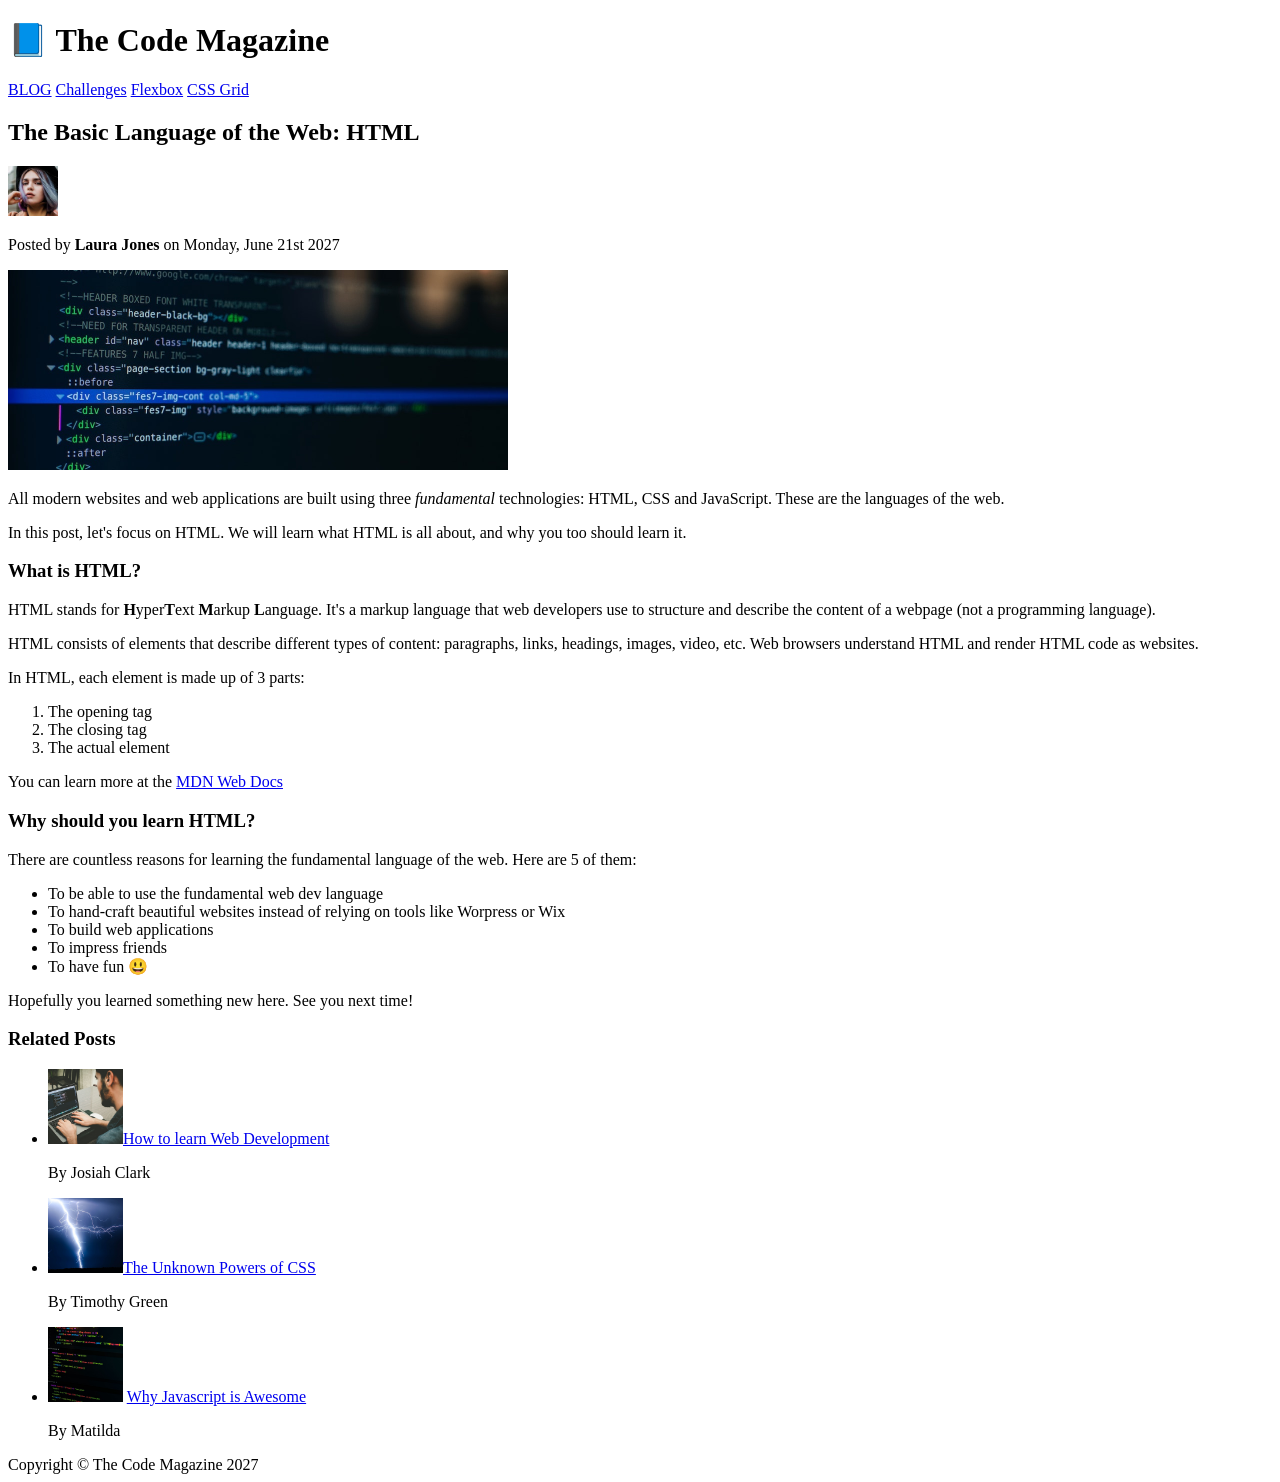
<file: starter/02-HTML-Fundamentals/index.html>
<!DOCTYPE html>
<html lang="en">
  <head>
    <title>The Basic Language of the Web: HTML</title>
  </head>
  <meta charset="UTF-8" />
  <body>
    <header>
      <h1>📘 The Code Magazine</h1>
      <nav>
        <a href="blog.html">BLOG</a>
        <a href="#">Challenges</a>
        <a href="#">Flexbox</a>
        <a href="#">CSS Grid</a>
      </nav>
    </header>
    <article>
      <header>
        <h2>The Basic Language of the Web: HTML</h2>
        <img
          src="img/laura-jones.jpg"
          alt="Photo of author"
          width="50"
          height="50"
        />
        <p>Posted by <strong>Laura Jones</strong> on Monday, June 21st 2027</p>
        <img
          src="img/post-img.jpg"
          alt="HTML code on screen"
          width="500"
          height="200"
        />
      </header>
      <p>
        All modern websites and web applications are built using three
        <em>fundamental</em>
        technologies: HTML, CSS and JavaScript. These are the languages of the
        web.
      </p>
      <p>
        In this post, let's focus on HTML. We will learn what HTML is all about,
        and why you too should learn it.
      </p>
      <h3>What is HTML?</h3>
      HTML stands for <strong>H</strong>yper<strong>T</strong>ext
      <strong>M</strong>arkup <strong>L</strong>anguage. It's a markup language
      that web developers use to structure and describe the content of a webpage
      (not a programming language).
      <p></p>
      HTML consists of elements that describe different types of content:
      paragraphs, links, headings, images, video, etc. Web browsers understand
      HTML and render HTML code as websites.
      <p></p>
      In HTML, each element is made up of 3 parts:
      <p></p>
      <ol>
        <li>The opening tag</li>
        <li>The closing tag</li>
        <li>The actual element</li>
      </ol>
      <p>
        You can learn more at the
        <a href="https://developer.mozilla.org/en-US/" target="_blank"
          >MDN Web Docs</a
        >
      </p>

      <h3>Why should you learn HTML?</h3>
      <p>
        There are countless reasons for learning the fundamental language of the
        web. Here are 5 of them:
      </p>
      <ul>
        <li>To be able to use the fundamental web dev language</li>
        <li>
          To hand-craft beautiful websites instead of relying on tools like
          Worpress or Wix
        </li>
        <li>To build web applications</li>

        <li>To impress friends</li>

        <li>To have fun 😃</li>
      </ul>
      <p>Hopefully you learned something new here. See you next time!</p>
    </article>
    <aside>
      <h3><strong>Related Posts</strong></h3>
      <ul>
        <li>
          <img
            src="img/related-1.jpg"
            alt="Programmer on Laptop"
            width="75"
            height="75"
          /><a href="#">How to learn Web Development</a>
          <p>By Josiah Clark</p>
        </li>
        <li>
          <img
            src="img/related-2.jpg"
            alt="Lightning Strike"
            width="75"
            height="75"
          /><a href="#">The Unknown Powers of CSS</a>
          <p>By Timothy Green</p>
        </li>
        <li>
          <img
            src="img/related-3.jpg"
            alt="HTML on Screen"
            height="75"
            width="75"
          />
          <a href="#">Why Javascript is Awesome</a>
          <p>By Matilda</p>
        </li>
      </ul>
    </aside>
    <footer>Copyright &copy; The Code Magazine 2027</footer>
  </body>
</html>
</file>
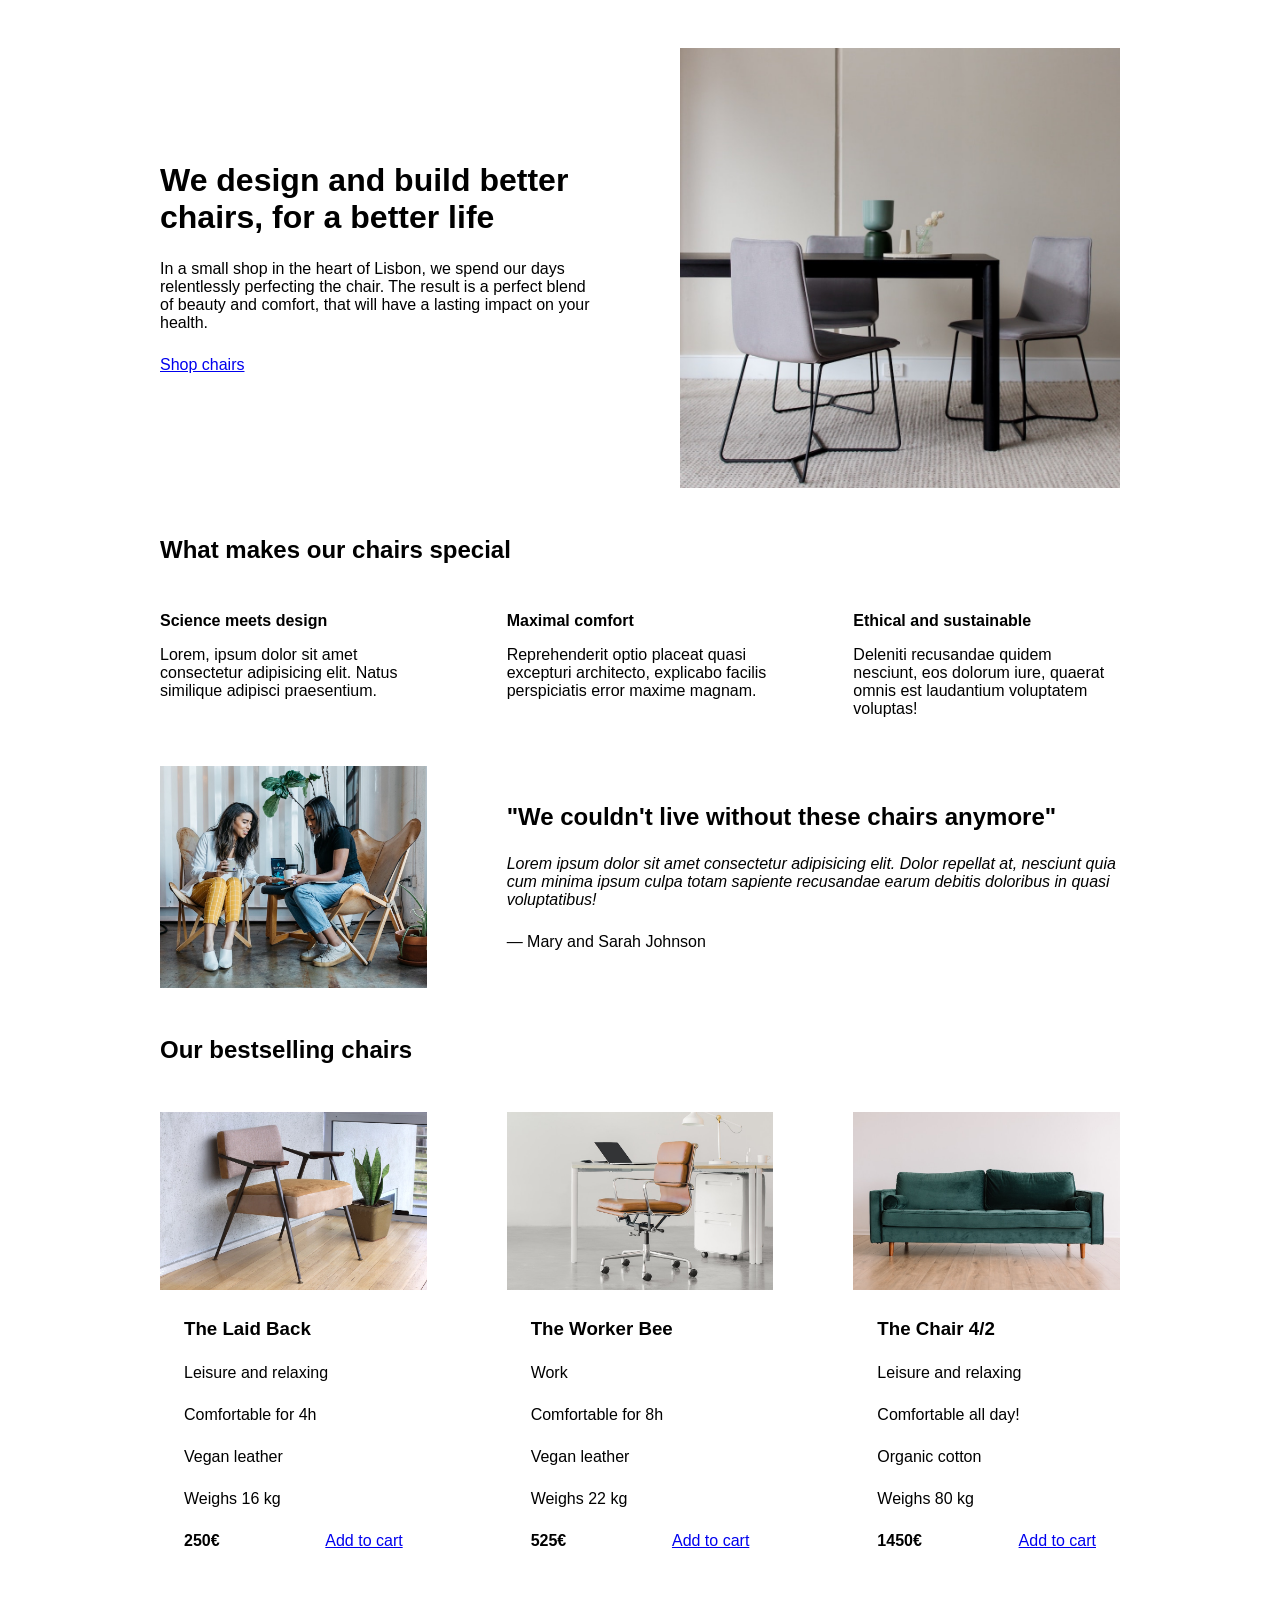
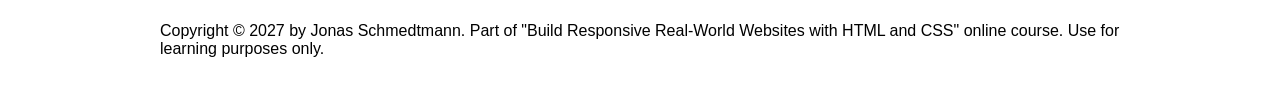
<file: starter/05-Design/index.html>
<!DOCTYPE html>
<html lang="en">
  <head>
    <meta charset="UTF-8" />
    <meta http-equiv="X-UA-Compatible" content="IE=edge" />
    <meta name="viewport" content="width=device-width, initial-scale=1.0" />

    <link rel="stylesheet" href="style.css" />
    <title>Lisbon Chair Shop</title>
  </head>
  <body>
    <div class="container">
      <header>
        <div class="header-text-box">
          <h1>We design and build better chairs, for a better life</h1>
          <p class="header-text">
            In a small shop in the heart of Lisbon, we spend our days
            relentlessly perfecting the chair. The result is a perfect blend of
            beauty and comfort, that will have a lasting impact on your health.
          </p>
          <a class="btn btn--big" href="#">Shop chairs</a>
        </div>
        <img src="hero.jpg" alt="Photo" />
      </header>

      <section>
        <h2>What makes our chairs special</h2>
        <div class="grid-3-cols">
          <div>
            <p class="features-title"><strong>Science meets design</strong></p>
            <p class="features-text">
              Lorem, ipsum dolor sit amet consectetur adipisicing elit. Natus
              similique adipisci praesentium.
            </p>
          </div>

          <div>
            <p class="features-title">
              <strong>Maximal comfort</strong>
            </p>
            <p class="features-text">
              Reprehenderit optio placeat quasi excepturi architecto, explicabo
              facilis perspiciatis error maxime magnam.
            </p>
          </div>

          <div>
            <p class="features-title">
              <strong>Ethical and sustainable</strong>
            </p>
            <p class="features-text">
              Deleniti recusandae quidem nesciunt, eos dolorum iure, quaerat
              omnis est laudantium voluptatem voluptas!
            </p>
          </div>
        </div>
      </section>

      <section class="testimonial-section">
        <div class="grid-3-cols">
          <img src="customers.jpg" alt="People sitting on chairs" />
          <div class="testimonial-box">
            <h2>"We couldn't live without these chairs anymore"</h2>
            <blockquote class="testimonial-text">
              Lorem ipsum dolor sit amet consectetur adipisicing elit. Dolor
              repellat at, nesciunt quia cum minima ipsum culpa totam sapiente
              recusandae earum debitis doloribus in quasi voluptatibus!
            </blockquote>
            <p class="testimonial-author">&mdash; Mary and Sarah Johnson</p>
          </div>
        </div>
      </section>

      <section>
        <h2>Our bestselling chairs</h2>
        <div class="grid-3-cols">
          <figure class="chair">
            <img src="chair-1.jpg" alt="Chair" />
            <div class="chair-box">
              <h3>The Laid Back</h3>
              <ul class="chair-details">
                <li>
                  <!-- Span is a generic INLINE text element, it doesn't have any meaning. It's like a div element, but inline -->
                  <span>Leisure and relaxing</span>
                </li>
                <li>
                  <span>Comfortable for 4h</span>
                </li>
                <li>
                  <span>Vegan leather</span>
                </li>
                <li>
                  <span>Weighs 16 kg</span>
                </li>
              </ul>
              <div class="chair-price">
                <strong>250€</strong>
                <a href="#" class="btn btn--small">Add to cart</a>
              </div>
            </div>
          </figure>

          <figure class="chair">
            <img src="chair-2.jpg" alt="Chair" />
            <div class="chair-box">
              <h3>The Worker Bee</h3>
              <ul class="chair-details">
                <li>
                  <span>Work</span>
                </li>
                <li>
                  <span>Comfortable for 8h</span>
                </li>
                <li>
                  <span>Vegan leather</span>
                </li>
                <li>
                  <span>Weighs 22 kg</span>
                </li>
              </ul>
              <div class="chair-price">
                <strong>525€</strong>
                <a href="#" class="btn btn--small">Add to cart</a>
              </div>
            </div>
          </figure>

          <figure class="chair">
            <img src="chair-3.jpg" alt="Chair" />
            <div class="chair-box">
              <h3>The Chair 4/2</h3>
              <ul class="chair-details">
                <li>
                  <span>Leisure and relaxing</span>
                </li>
                <li>
                  <span>Comfortable all day!</span>
                </li>
                <li>
                  <span>Organic cotton</span>
                </li>
                <li>
                  <span>Weighs 80 kg</span>
                </li>
              </ul>
              <div class="chair-price">
                <strong>1450€</strong>
                <a href="#" class="btn btn--small">Add to cart</a>
              </div>
            </div>
          </figure>
        </div>
      </section>

      <footer>
        Copyright &copy; 2027 by Jonas Schmedtmann. Part of "Build Responsive
        Real-World Websites with HTML and CSS" online course. Use for learning
        purposes only.
      </footer>
    </div>
  </body>
</html>
</file>
<file: 05-Design/style.css>
/*
SPACING SYSTEM (px)
2 / 4 / 8 / 12 / 16 / 24 / 32 / 48 / 64 / 80 / 96 / 128

FONT SIZE SYSTEM (px)
10 / 12 / 14 / 16 / 18 / 20 / 24 / 30 / 36 / 44 / 52 / 62 / 74 / 86 / 98
*/
/* 
MAIN COLOR THEME: #087f5b
GREY COLOR: #343a40
 */

* {
  margin: 0;
  padding: 0;
  box-sizing: border-box;
}

/* ------------------------ */
/* GENERAL STYLES */
/* ------------------------ */
body {
  font-family: "Inter", sans-serif;
  color: #343a40;
  border-bottom: 8px solid #087f5b;
}

.container {
  width: 960px;
  margin: 0 auto;
}

header,
section {
  margin-bottom: 96px;
}

h2 {
  margin-bottom: 48px;
  font-size: 36px;
  letter-spacing: -0.5px;
}

.grid-3-cols {
  display: grid;
  grid-template-columns: repeat(3, 1fr);
  column-gap: 80px;
}
.btn:link,
.btn:visited {
  background-color: #087f5b;
  color: #fff;
  text-decoration: none;
  text-transform: uppercase;
  font-weight: 500;
  display: inline-block;
  border-radius: 100px;
}
.btn:hover,
.btn:active {
  background-color: #099268;
}
.btn--big {
  font-size: 18px;
  padding: 16px 32px;
}
.btn--small {
  font-size: 14px;
  padding: 8px 12px;
}
img {
  border-radius: 12px;
}
/* ------------------------ */
/* COMPONENT STYLES */
/* ------------------------ */

/* HEADER */
header {
  display: grid;
  grid-template-columns: repeat(2, 1fr);
  column-gap: 80px;
  margin-top: 64px;
}

.header-text-box {
  align-self: center;
}

h1 {
  margin-bottom: 32px;
  font-size: 44px;
  line-height: 1.1;
  letter-spacing: -1px;
}

.header-text {
  margin-bottom: 24px;
  font-size: 18px;
  line-height: 1.7;
}

img {
  width: 100%;
}

/* FEATURES */
.features-icon {
  stroke: #087f5b;
  height: 32px;
  width: 32px;
  margin-bottom: 24px;
}

.features-title {
  margin-bottom: 16px;
  font-size: 20px;
}

.features-text {
  font-size: 18px;
  line-height: 1.7;
}

/* TESTIMONIAL */
.testimonial-section {
  background-color: #087f5b;
  color: #fff;
  padding: 24px;
  border-radius: 12px;
}

.testimonial-box {
  grid-column: 2 / -1;
  align-self: center;
}

.testimonial-box h2 {
  margin-bottom: 24px;
  font-size: 24px;
}

.testimonial-text {
  font-style: italic;
  margin-bottom: 24px;
  font-size: 18px;
  line-height: 1.7;
  color: #e6fcf5;
}
.testimonial-author {
  color: #c3fae8;
}

/* CHAIRS */
.chair {
  border-radius: 12px;
  box-shadow: 0 20px 30px 0 rgba(0, 0, 0, 0.07);
}
.chair img {
  border-bottom-left-radius: 0;
  border-bottom-right-radius: 0;
}
.chair-box {
  padding: 32px;
}

h3 {
  margin-bottom: 24px;
  font-size: 20px;
}

.chair-details {
  list-style: none;
  margin-bottom: 48px;
}

.chair-details li {
  display: flex;
  align-items: center;
  gap: 12px;
  margin-bottom: 16px;
}

.chair-details li:last-child {
  margin-bottom: 0;
}

.chair-icon {
  stroke: #087f5b;
  width: 24px;
  height: 24px;
}

.chair-price {
  display: flex;
  justify-content: space-between;
  align-items: center;
  font-size: 20px;
}

footer {
  margin-bottom: 48px;
  font-size: 14px;
  color: #495057;
}
</file>
<file: final/03-CSS-Fundamentals/style.css>
* {
  /* border-top: 10px solid #1098ad; */
  margin: 0;
  padding: 0;
}

/* PAGE SECTIONS */
body {
  color: #444;
  font-family: sans-serif;

  border-top: 10px solid #1098ad;
  position: relative;
}

.container {
  width: 800px;
  /* margin-left: auto;
  margin-right: auto; */
  margin: 0 auto;
}

.main-header {
  background-color: #f7f7f7;
  /* padding: 20px;
  padding-left: 40px;
  padding-right: 40px; */
  padding: 20px 40px;
  margin-bottom: 60px;
  /* height: 80px; */
}

nav {
  font-size: 18px;
  /* text-align: center; */
}

article {
  margin-bottom: 60px;
}

.post-header {
  margin-bottom: 40px;
  /* position: relative; */
}

aside {
  background-color: #f7f7f7;
  border-top: 5px solid #1098ad;
  border-bottom: 5px solid #1098ad;
  /* padding-top: 50px;
  padding-bottom: 50px; */
  padding: 50px 0;
  width: 500px;
}

/* SMALLER ELEMENTS */
h1,
h2,
h3 {
  color: #1098ad;
}

h1 {
  font-size: 26px;
  text-transform: uppercase;
  font-style: italic;
}

h2 {
  font-size: 40px;
  margin-bottom: 30px;
}

h3 {
  font-size: 30px;
  margin-bottom: 20px;
  margin-top: 40px;
}

h4 {
  font-size: 20px;
  text-transform: uppercase;
  text-align: center;
}

p {
  font-size: 22px;
  line-height: 1.5;
  margin-bottom: 15px;
}

ul,
ol {
  margin-left: 50px;
  margin-bottom: 20px;
}

li {
  font-size: 20px;
  margin-bottom: 10px;
  /* display: inline; */
}

li:last-child {
  margin-bottom: 0;
}

/* footer p {
  font-size: 16px;
} */

/* article header p {
  font-style: italic;
} */

#author {
  font-style: italic;
  font-size: 18px;
}

#copyright {
  font-size: 16px;
}

.related-author {
  font-size: 18px;
  font-weight: bold;
}

/* ul {
  list-style: none;
} */

.related {
  list-style: none;
}

body {
  /* background-color: orangered; */
}

/* .first-li {
  font-weight: bold;
} */

li:first-child {
  font-weight: bold;
}

li:last-child {
  font-style: italic;
}

li:nth-child(even) {
  /* color: red; */
}

/* Misconception: this won't work! */
article p:first-child {
  color: red;
}

/* Styling links */
a:link {
  color: #1098ad;
  text-decoration: none;
}

a:visited {
  /* color: #777; */
  color: #1098ad;
}

a:hover {
  color: orangered;
  font-weight: bold;
  text-decoration: underline orangered;
}

a:active {
  background-color: black;
  font-style: italic;
}
/* LVHA */

.post-img {
  width: 100%;
  height: auto;
}

nav a:link {
  /* background-color: orangered;
  margin: 20px;
  padding: 20px;

  display: block; */

  margin-right: 30px;
  margin-top: 10px;
  display: inline-block;
}

nav a:link:last-child {
  margin-right: 0;
}

button {
  font-size: 22px;
  padding: 20px;
  cursor: pointer;

  position: absolute;
  /* top: 50px;
  left: 50px; */
  bottom: 50px;
  right: 50px;
}

h1::first-letter {
  font-style: normal;
  margin-right: 5px;
}

h3 + p::first-line {
  /* color: red; */
}

h2 {
  /* background-color: orange; */
  position: relative;
}

h2::before {
  content: "TOP";
  background-color: #ffe70e;
  color: #444;
  font-size: 16px;
  font-weight: bold;
  display: inline-block;
  padding: 5px 10px;
  position: absolute;
  top: -10px;
  right: -25px;
}

/* Resolving conflicts */
/* #copyright {
  color: red;
}

.copyright {
  color: blue;
}

.text {
  color: yellow;
}

footer p {
  color: green !important;
} */

/* nav a:link,
nav p {
  font-size: 18px;
} */
</file>
<file: final/04-CSS-Layouts/style.css>
* {
  /* border-top: 10px solid #1098ad; */
  margin: 0;
  padding: 0;
  box-sizing: border-box;
}

/* PAGE SECTIONS */
body {
  color: #444;
  font-family: sans-serif;

  border-top: 10px solid #1098ad;
  position: relative;
}

.container {
  width: 1200px;
  /* margin-left: auto;
  margin-right: auto; */
  margin: 0 auto;
}

.main-header {
  background-color: #f7f7f7;
  /* padding: 20px;
  padding-left: 40px;
  padding-right: 40px; */
  padding: 20px 40px;
  /* margin-bottom: 60px; */
  /* height: 80px; */
}

nav {
  font-size: 18px;
  /* text-align: center; */
}

article {
  /* margin-bottom: 60px; */
}

.post-header {
  margin-bottom: 40px;
  /* position: relative; */
}

aside {
  background-color: #f7f7f7;
  border-top: 5px solid #1098ad;
  border-bottom: 5px solid #1098ad;
  padding: 50px 40px;
}

/* SMALLER ELEMENTS */
h1,
h2,
h3 {
  color: #1098ad;
}

h1 {
  font-size: 26px;
  text-transform: uppercase;
  font-style: italic;
}

h2 {
  font-size: 40px;
  margin-bottom: 30px;
}

h3 {
  font-size: 30px;
  margin-bottom: 20px;
  margin-top: 40px;
}

h4 {
  font-size: 20px;
  text-transform: uppercase;
  text-align: center;
  margin-bottom: 30px;
}

p {
  font-size: 22px;
  line-height: 1.5;
  margin-bottom: 15px;
}

ul,
ol {
  margin-left: 50px;
  margin-bottom: 20px;
}

li {
  font-size: 20px;
  margin-bottom: 10px;
  /* display: inline; */
}

li:last-child {
  margin-bottom: 0;
}

/* footer p {
  font-size: 16px;
} */

/* article header p {
  font-style: italic;
} */

#author {
  font-style: italic;
  font-size: 18px;
}

#copyright {
  font-size: 16px;
}

.related-author {
  font-size: 18px;
  font-weight: bold;
}

/* ul {
  list-style: none;
} */

.related {
  list-style: none;
  margin-left: 0;
}

body {
  /* background-color: orangered; */
}

/* .first-li {
  font-weight: bold;
} */

li:first-child {
  font-weight: bold;
}

li:last-child {
  font-style: italic;
}

li:nth-child(even) {
  /* color: red; */
}

/* Misconception: this won't work! */
article p:first-child {
  color: red;
}

/* Styling links */
a:link {
  color: #1098ad;
  text-decoration: none;
}

a:visited {
  /* color: #777; */
  color: #1098ad;
}

a:hover {
  color: orangered;
  font-weight: bold;
  text-decoration: underline orangered;
}

a:active {
  background-color: black;
  font-style: italic;
}
/* LVHA */

.post-img {
  width: 100%;
  height: auto;
}

nav a:link {
  /* background-color: orangered;
  margin: 20px;
  padding: 20px;

  display: block; */

  margin-right: 30px;
  display: inline-block;
}

nav a:link:last-child {
  margin-right: 0;
}

button {
  font-size: 22px;
  padding: 20px;
  cursor: pointer;

  position: absolute;
  /* top: 50px;
  left: 50px; */
  bottom: 50px;
  right: 50px;
}

h1::first-letter {
  font-style: normal;
  margin-right: 5px;
}

h3 + p::first-line {
  /* color: red; */
}

h2 {
  /* background-color: orange; */
  position: relative;
}

h2::before {
  content: "TOP";
  background-color: #ffe70e;
  color: #444;
  font-size: 16px;
  font-weight: bold;
  display: inline-block;
  padding: 5px 10px;
  position: absolute;
  top: -10px;
  right: -25px;
}

/* Resolving conflicts */
/* #copyright {
  color: red;
}

.copyright {
  color: blue;
}

.text {
  color: yellow;
}

footer p {
  color: green !important;
} */

/* nav a:link,
nav p {
  font-size: 18px;
} */

/* FLOATS */
/*
.author-img {
  float: left;
  margin-bottom: 20px;
}

.author {
  float: left;
  margin-top: 10px;
  margin-left: 20px;
}

h1 {
  float: left;
}

nav {
  float: right;
}

.clear {
  clear: both;
}

.clearfix::after {
  clear: both;
  content: "";
  display: block;
}

article {
  width: 825px;
  float: left;
}

aside {
  width: 300px;
  float: right;
}

footer {
  clear: both;
}
*/

/* FLEXBOX */
.main-header {
  display: flex;
  align-items: center;
  justify-content: space-between;
}

.author-box {
  display: flex;
  align-items: center;
  margin-bottom: 15px;
}

.author {
  margin-bottom: 0;
  margin-left: 15px;
}

.related-post {
  display: flex;
  align-items: center;
  gap: 20px;
  margin-bottom: 30px;
}

.related-link:link {
  font-size: 17px;
  font-weight: bold;
  font-style: normal;
  margin-bottom: 5px;
  display: block;
}

.related-author {
  margin-bottom: 0;
  font-size: 14px;
  font-weight: normal;
  font-style: italic;
}

/* FLEXBOX LAYOUT */
/* .row {
  display: flex;
  align-items: flex-start;
  gap: 75px;
  margin-bottom: 60px;
}

article {
  flex: 1;
  margin-bottom: 0;
}

aside {
  
  DEFAULTS:
  flex-grow: 0;
  flex-shrink: 1;
  flex-basis: auto;

  flex: 0 0 300px;
} */

/* CSS GRID LAYOUT */
.container {
  display: grid;
  grid-template-columns: 1fr 300px;
  column-gap: 75px;
  row-gap: 60px;
  align-items: start;
}

.main-header {
  /* grid-column: 1 / span 2; */
  grid-column: 1 / -1;
}

article {
}

aside {
}

footer {
  grid-column: 1 / -1;
}
</file>
<file: final/05-Design/style.css>
/*
SPACING SYSTEM (px)
2 / 4 / 8 / 12 / 16 / 24 / 32 / 48 / 64 / 80 / 96 / 128

FONT SIZE SYSTEM (px)
10 / 12 / 14 / 16 / 18 / 20 / 24 / 30 / 36 / 44 / 52 / 62 / 74 / 86 / 98
*/

/* 
MAIN COLOR: #087f5b
GREY COLOR: #343a40
*/

* {
  margin: 0;
  padding: 0;
  box-sizing: border-box;
}

/* ------------------------ */
/* GENERAL STYLES */
/* ------------------------ */
body {
  font-family: "Inter", sans-serif;
  color: #343a40;
  border-bottom: 8px solid #087f5b;
}

.container {
  width: 960px;
  margin: 0 auto;
}

header,
section {
  margin-bottom: 96px;
}

h2 {
  margin-bottom: 48px;
  font-size: 36px;
  letter-spacing: -0.5px;
  /* 24 / 30 / 36 */
}

.grid-3-cols {
  display: grid;
  grid-template-columns: repeat(3, 1fr);
  column-gap: 80px;
}

.btn:link,
.btn:visited {
  background-color: #087f5b;
  color: #fff;
  text-decoration: none;
  text-transform: uppercase;
  font-weight: 500;

  display: inline-block;
  border-radius: 100px;
}

.btn:hover,
.btn:active {
  background-color: #099268;
}

.btn--big {
  font-size: 18px;
  padding: 16px 32px;
}

.btn--small {
  font-size: 14px;
  padding: 8px 12px;
}

img {
  border-radius: 12px;
}

/* ------------------------ */
/* COMPONENT STYLES */
/* ------------------------ */

/* HEADER */
header {
  display: grid;
  grid-template-columns: repeat(2, 1fr);
  column-gap: 80px;
  margin-top: 64px;
}

.header-text-box {
  align-self: center;
}

h1 {
  margin-bottom: 32px;
  font-size: 44px;
  line-height: 1.1;
  letter-spacing: -1px;
  /* 44 / 52 / 62 */

  /* text-shadow: 0 5px 5px rgba(0, 0, 0, 0.2); */
}

.header-text {
  margin-bottom: 24px;
  font-size: 18px;
  line-height: 1.7;
}

img {
  width: 100%;
}

/* FEATURES */
.features-icon {
  stroke: #087f5b;
  width: 32px;
  heigh: 32px;
  margin-bottom: 24px;
}

.features-title {
  margin-bottom: 16px;
  font-size: 20px;
}

.features-text {
  font-size: 18px;
  line-height: 1.7;
}

/* TESTIMONIAL */
.testimonial-section {
  background-color: #087f5b;
  color: #fff;
  padding: 24px;
  border-radius: 12px;
}

.testimonial-box {
  grid-column: 2 / -1;
  align-self: center;
}

.testimonial-box h2 {
  margin-bottom: 24px;
  /* 20 / 24 / 30 */
  font-size: 24px;
}

.testimonial-text {
  font-style: italic;
  margin-bottom: 24px;
  font-size: 18px;
  line-height: 1.7;
  color: ##e6fcf5;
}

.testimonial-author {
  color: #c3fae8;
}

/* CHAIRS */
.chair {
  box-shadow: 0 20px 30px 0 rgba(0, 0, 0, 0.07);
  border-radius: 12px;
}

.chair img {
  border-bottom-left-radius: 0;
  border-bottom-right-radius: 0;
}

.chair-box {
  padding: 32px;
}

h3 {
  margin-bottom: 24px;
  font-size: 20px;
}

.chair-details {
  list-style: none;
  margin-bottom: 48px;
}

.chair-details li {
  display: flex;
  align-items: center;
  gap: 12px;
  margin-bottom: 16px;
}

.chair-details li:last-child {
  margin-bottom: 0;
}

.chair-icon {
  stroke: #087f5b;
  width: 24px;
  height: 24px;
}

.chair-price {
  display: flex;
  justify-content: space-between;
  align-items: center;
  font-size: 20px;
}

footer {
  margin-bottom: 48px;
  font-size: 14px;
  color: #495057;
}
</file>
<file: starter/05-Design/style.css>
/*
SPACING SYSTEM (px)
2 / 4 / 8 / 12 / 16 / 24 / 32 / 48 / 64 / 80 / 96 / 128

FONT SIZE SYSTEM (px)
10 / 12 / 14 / 16 / 18 / 20 / 24 / 30 / 36 / 44 / 52 / 62 / 74 / 86 / 98
*/

* {
  margin: 0;
  padding: 0;
  box-sizing: border-box;
}

/* ------------------------ */
/* GENERAL STYLES */
/* ------------------------ */
body {
  font-family: sans-serif;
}

.container {
  width: 960px;
  margin: 0 auto;
}

header,
section {
  margin-bottom: 48px;
}

h2 {
  margin-bottom: 48px;
}

.grid-3-cols {
  display: grid;
  grid-template-columns: repeat(3, 1fr);
  column-gap: 80px;
}

/* ------------------------ */
/* COMPONENT STYLES */
/* ------------------------ */

/* HEADER */
header {
  display: grid;
  grid-template-columns: repeat(2, 1fr);
  column-gap: 80px;
  margin-top: 48px;
}

.header-text-box {
  align-self: center;
}

h1 {
  margin-bottom: 24px;
}

.header-text {
  margin-bottom: 24px;
}

img {
  width: 100%;
}

/* FEATURES */
.features-icon {
}

.features-title {
  margin-bottom: 16px;
}

.features-text {
}

/* TESTIMONIAL */
.testimonial-section {
}

.testimonial-box {
  grid-column: 2 / -1;
  align-self: center;
}

.testimonial-box h2 {
  margin-bottom: 24px;
}

.testimonial-text {
  font-style: italic;
  margin-bottom: 24px;
}

/* CHAIRS */
.chair-box {
  padding: 24px;
}

h3 {
  margin-bottom: 24px;
}

.chair-details {
  list-style: none;
  margin-bottom: 24px;
}

.chair-details li {
  display: flex;
  align-items: center;
  gap: 12px;
  margin-bottom: 24px;
}

.chair-details li:last-child {
  margin-bottom: 0;
}

.chair-icon {
}

.chair-price {
  display: flex;
  justify-content: space-between;
}

footer {
  margin-bottom: 48px;
}
</file>
